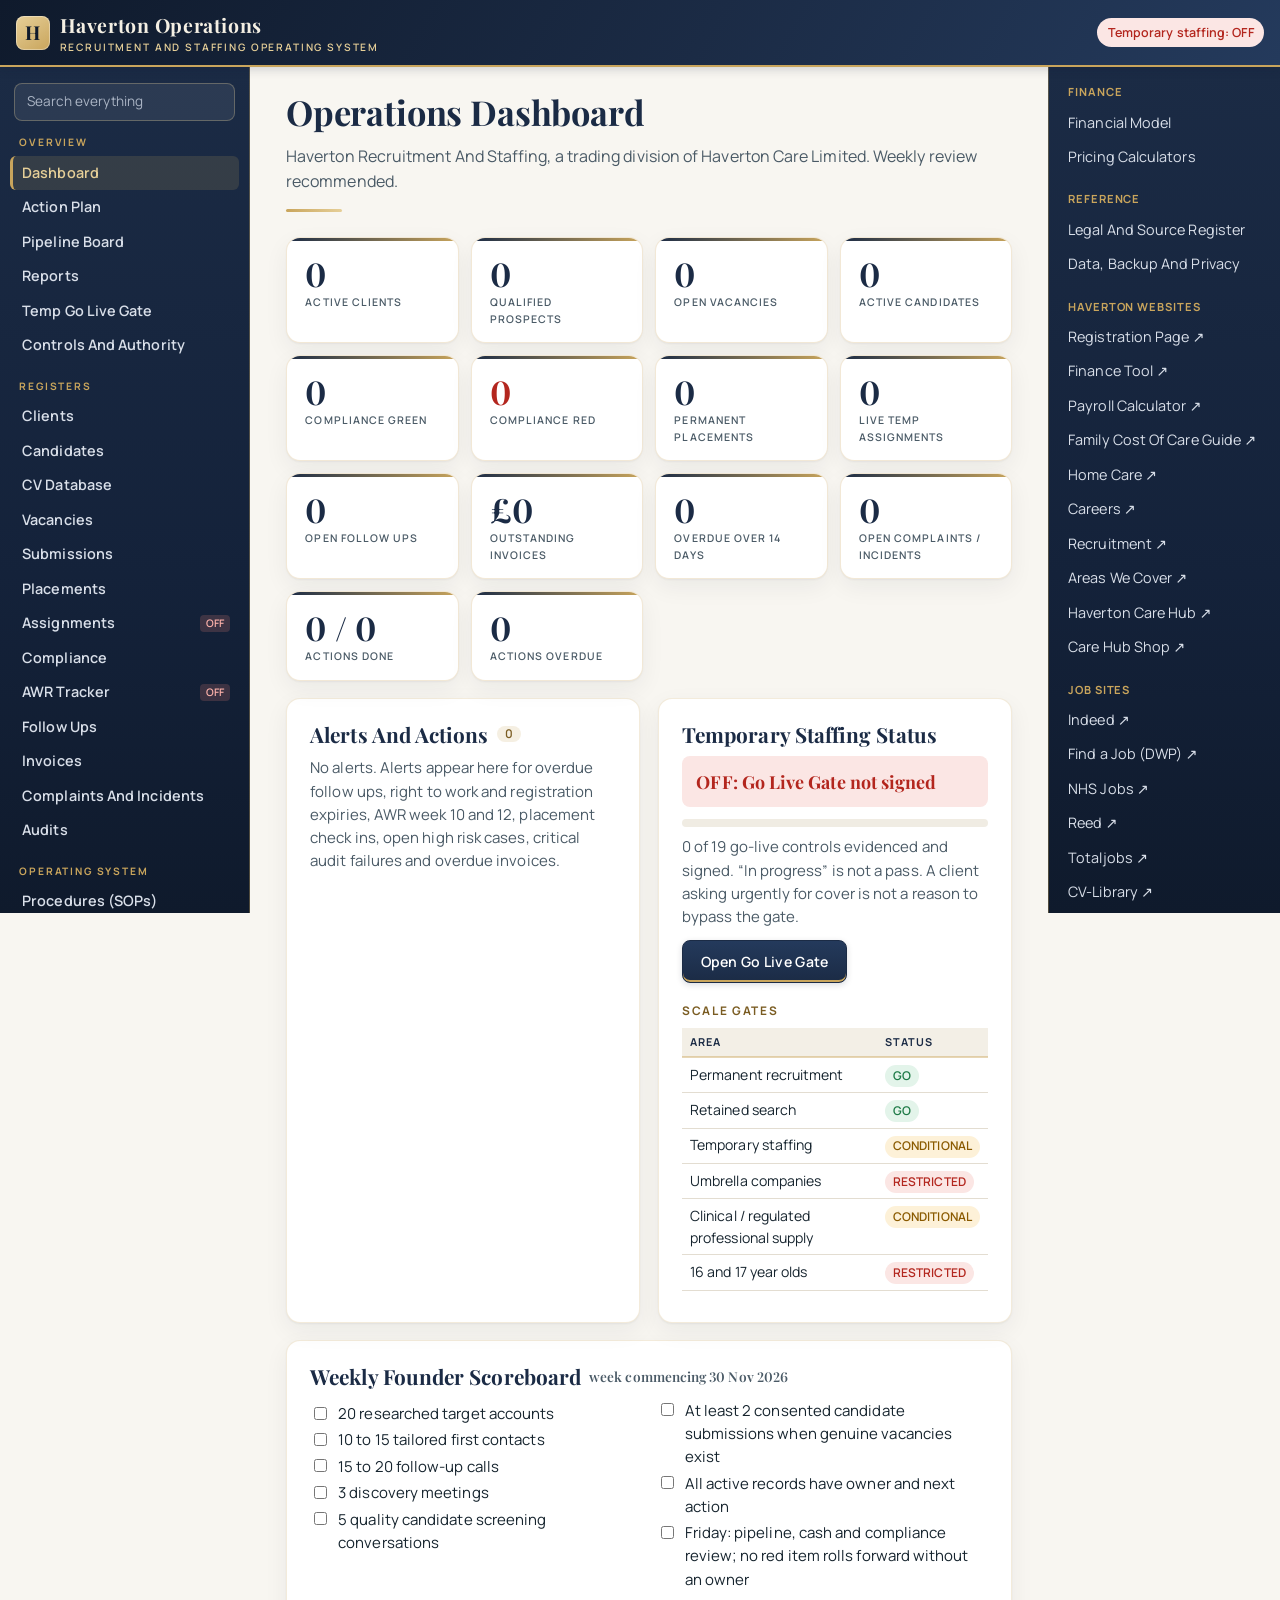
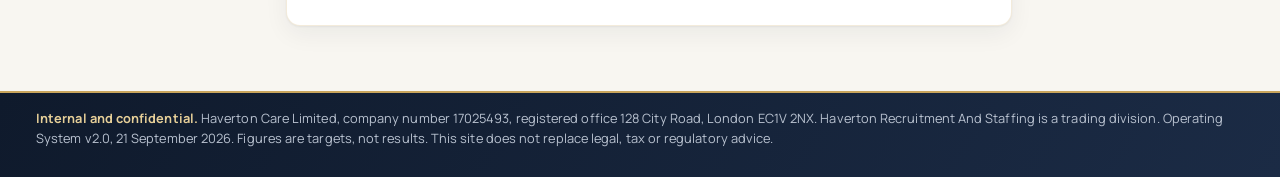
<file: index.html>
<!doctype html>
<html lang="en-GB">
<head>
  <meta charset="utf-8">
  <meta name="viewport" content="width=device-width, initial-scale=1">
  <meta name="robots" content="noindex, nofollow, noarchive">
  <meta name="referrer" content="no-referrer">
  <meta http-equiv="Content-Security-Policy" content="default-src 'self'; script-src 'self'; style-src 'self' 'unsafe-inline'; img-src 'self' data:; connect-src 'none'; form-action 'none'; base-uri 'none'">
  <meta name="color-scheme" content="light">
  <title>Haverton Operations</title>
  <meta name="description" content="Internal operations system for Haverton Recruitment And Staffing, a trading division of Haverton Care Limited.">
  <link rel="icon" href="assets/img/favicon.svg" type="image/svg+xml">
  <link rel="stylesheet" href="assets/css/styles.css">
</head>
<body>
  <a class="skip" href="#app">Skip to content</a>
  <header class="topbar">
    <button id="menu" class="menu" aria-label="Toggle navigation">☰</button>
    <a class="brand" href="#/">
      <span class="mark" aria-hidden="true">H</span>
      <span><strong>Haverton Operations</strong><small>Recruitment And Staffing Operating System</small></span>
    </a>
    <span id="sync-pill" class="sync" hidden></span>
    <span id="temp-pill" class="pill off">Temporary staffing: OFF</span>
  </header>
  <div class="layout">
    <nav id="nav" class="sidenav" aria-label="Main"></nav>
    <main id="app" class="main" tabindex="-1"></main>
    <aside id="sitenav" class="sideright" aria-label="Haverton websites"></aside>
  </div>
  <footer class="foot">
    <p><strong>Internal and confidential.</strong> Haverton Care Limited, company number 17025493, registered office 128 City Road, London EC1V 2NX. Haverton Recruitment And Staffing is a trading division. Operating System v2.0, 21 September 2026. Figures are targets, not results. This site does not replace legal, tax or regulatory advice.</p>
  </footer>
  <dialog id="dlg" aria-modal="true"></dialog>
  <div id="toast" class="toast" role="status" aria-live="polite"></div>
  <noscript><p class="noscript">This operations system needs JavaScript enabled.</p></noscript>
  <script src="assets/js/cloud.js"></script>
  <script src="assets/js/data.js"></script>
  <script src="assets/js/procedures.js"></script>
  <script src="assets/js/targets.js"></script>
  <script src="assets/js/app.js"></script>
</body>
</html>
</file>
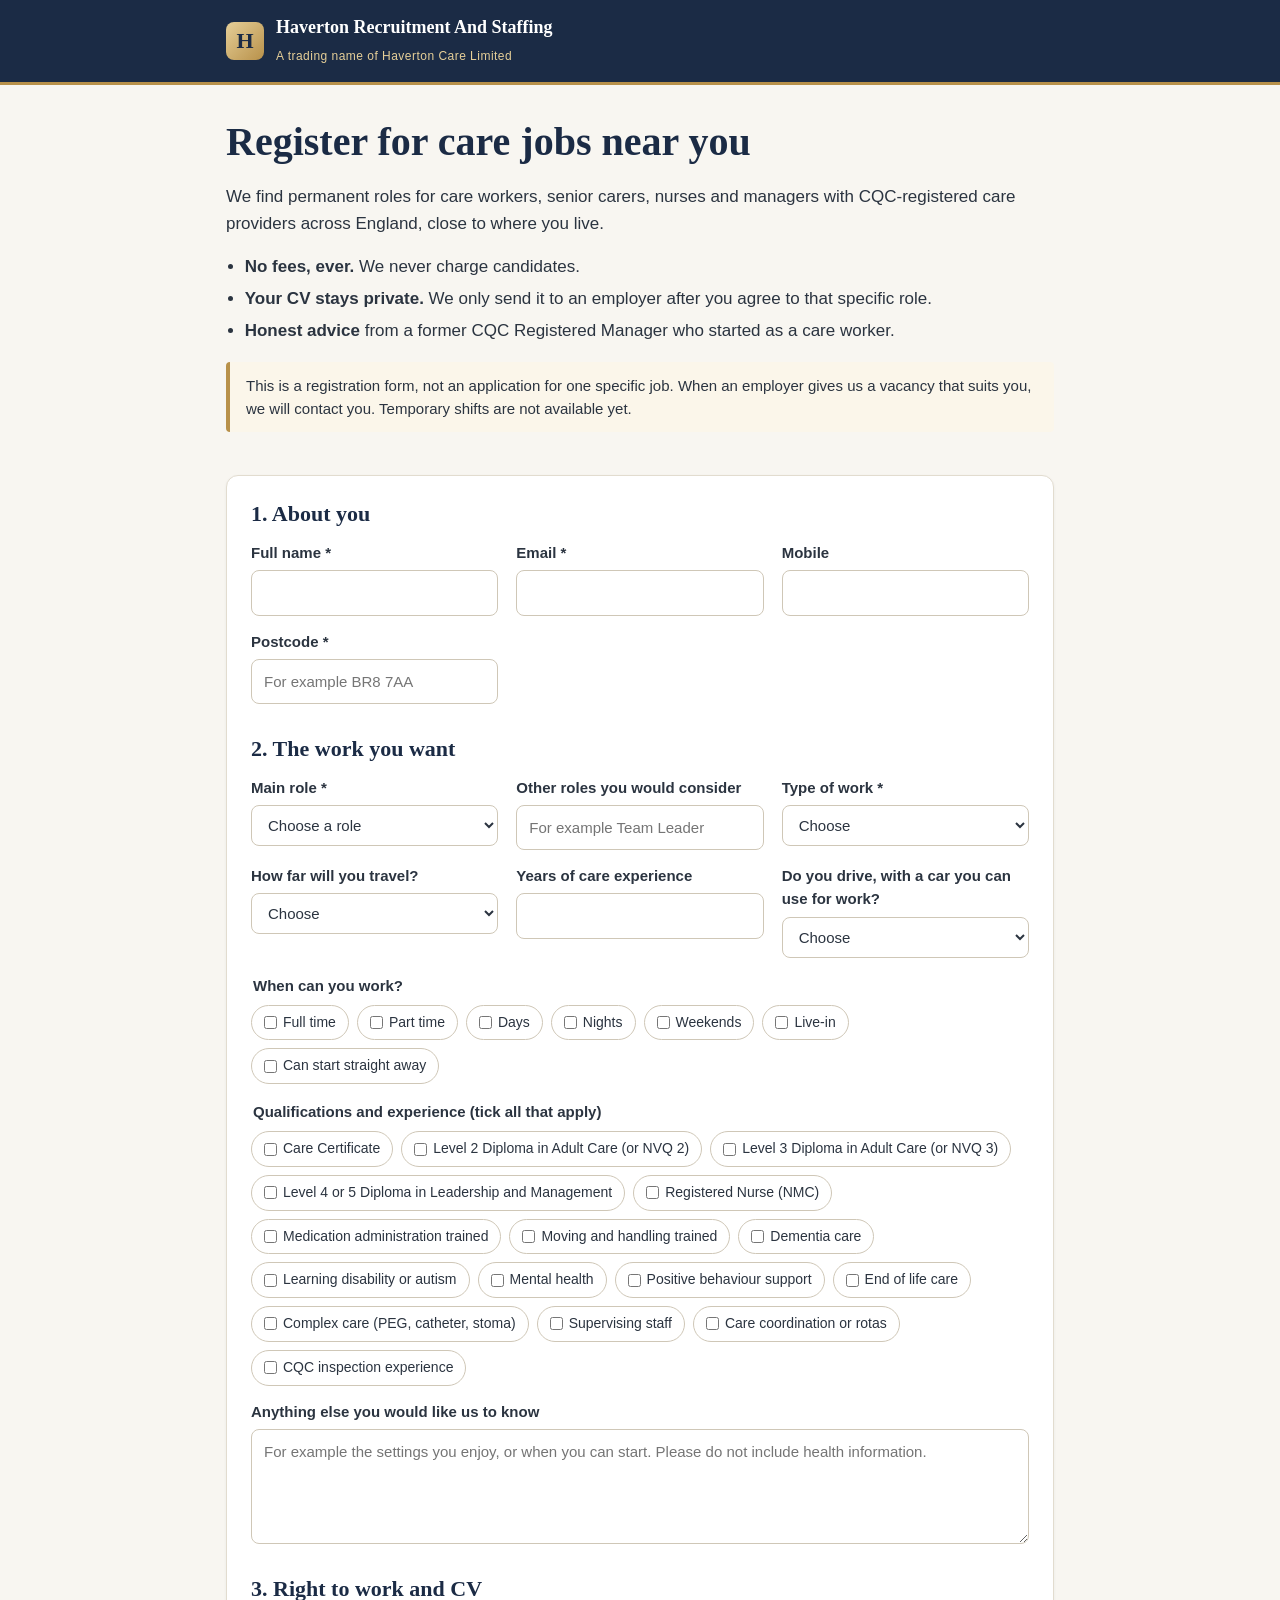
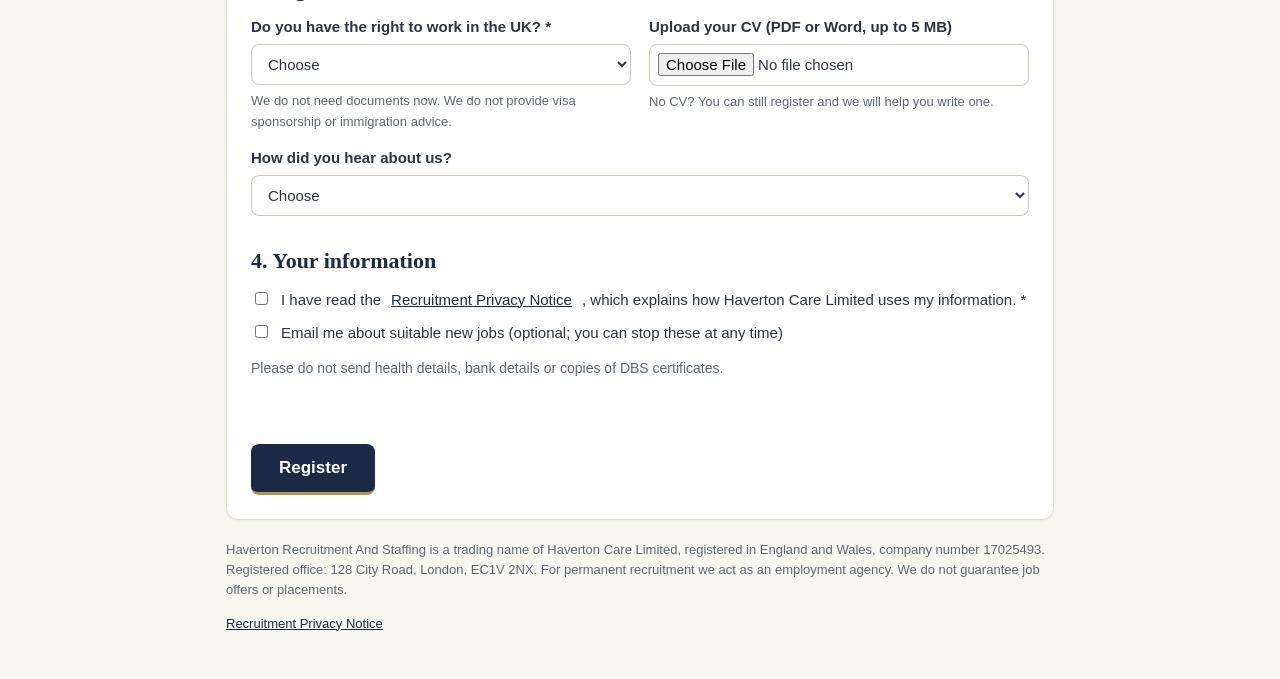
<file: apply/index.html>
<!DOCTYPE html>
<html lang="en-GB">
<head>
<meta charset="utf-8">
<meta name="viewport" content="width=device-width, initial-scale=1">
<meta http-equiv="Content-Security-Policy" content="default-src 'self'; script-src 'self'; style-src 'self' 'unsafe-inline'; img-src 'self' data:; connect-src https://ynyutiadypcpwttglcre.supabase.co; form-action 'none'; base-uri 'none'">
<meta name="referrer" content="strict-origin-when-cross-origin">
<title>Register for Care Jobs | Haverton Recruitment And Staffing</title>
<meta name="description" content="Register with Haverton Recruitment And Staffing for permanent care jobs with CQC-registered providers across England. No fees for candidates.">
<link rel="stylesheet" href="apply.css">
</head>
<body>
<header class="top">
  <div class="wrap">
    <div class="brand"><span class="mark">H</span><span><strong>Haverton Recruitment And Staffing</strong><small>A trading name of Haverton Care Limited</small></span></div>
  </div>
</header>
<main class="wrap">
  <section class="hero">
    <h1>Register for care jobs near you</h1>
    <p>We find permanent roles for care workers, senior carers, nurses and managers with CQC-registered care providers across England, close to where you live.</p>
    <ul class="promise">
      <li><strong>No fees, ever.</strong> We never charge candidates.</li>
      <li><strong>Your CV stays private.</strong> We only send it to an employer after you agree to that specific role.</li>
      <li><strong>Honest advice</strong> from a former CQC Registered Manager who started as a care worker.</li>
    </ul>
    <p class="note">This is a registration form, not an application for one specific job. When an employer gives us a vacancy that suits you, we will contact you. Temporary shifts are not available yet.</p>
  </section>

  <form id="apply" class="card" novalidate>
    <h2>1. About you</h2>
    <div class="grid">
      <label>Full name *<input name="full_name" required maxlength="120" autocomplete="name"></label>
      <label>Email *<input name="email" type="email" required maxlength="200" autocomplete="email"></label>
      <label>Mobile<input name="phone" type="tel" maxlength="40" autocomplete="tel"></label>
      <label>Postcode *<input name="postcode" required maxlength="10" autocomplete="postal-code" placeholder="For example BR8 7AA"></label>
    </div>

    <h2>2. The work you want</h2>
    <div class="grid">
      <label>Main role *<select name="target_role" required id="role"><option value="">Choose a role</option></select></label>
      <label>Other roles you would consider<input name="other_roles" maxlength="200" placeholder="For example Team Leader"></label>
      <label>Type of work *<select name="work_type" required><option value="">Choose</option><option>Permanent</option><option>Temporary when available</option><option>Both</option></select></label>
      <label>How far will you travel?<select name="travel_miles"><option value="">Choose</option><option value="5">Up to 5 miles</option><option value="10">Up to 10 miles</option><option value="15">Up to 15 miles</option><option value="25">Up to 25 miles</option><option value="50">Up to 50 miles</option><option value="100">Willing to relocate</option></select></label>
      <label>Years of care experience<input name="experience_years" type="number" min="0" max="60" inputmode="numeric"></label>
      <label>Do you drive, with a car you can use for work?<select name="drives"><option value="">Choose</option><option value="true">Yes</option><option value="false">No</option></select></label>
    </div>
    <fieldset><legend>When can you work?</legend><div class="chips" id="avail"></div></fieldset>
    <fieldset><legend>Qualifications and experience (tick all that apply)</legend><div class="chips" id="quals"></div></fieldset>
    <label class="full">Anything else you would like us to know<textarea name="about" maxlength="1500" rows="4" placeholder="For example the settings you enjoy, or when you can start. Please do not include health information."></textarea></label>

    <h2>3. Right to work and CV</h2>
    <div class="grid">
      <label>Do you have the right to work in the UK? *<select name="right_to_work" required><option value="">Choose</option><option>Yes</option><option>No</option><option>Not sure</option></select><small>We do not need documents now. We do not provide visa sponsorship or immigration advice.</small></label>
      <label>Upload your CV (PDF or Word, up to 5 MB)<input name="cv" type="file" id="cv" accept=".pdf,.doc,.docx,application/pdf,application/msword,application/vnd.openxmlformats-officedocument.wordprocessingml.document"><small>No CV? You can still register and we will help you write one.</small></label>
    </div>
    <label class="full">How did you hear about us?<select name="source" id="source"><option value="">Choose</option><option>Facebook</option><option>LinkedIn</option><option>Indeed</option><option>Friend or colleague</option><option>College or training provider</option><option>Jobcentre</option><option>Other</option></select></label>
    <div class="hp" aria-hidden="true"><label>Leave this empty<input name="website" tabindex="-1" autocomplete="off"></label></div>

    <h2>4. Your information</h2>
    <label class="tick"><input type="checkbox" name="privacy" required> I have read the <a href="privacy.html" target="_blank" rel="noopener">Recruitment Privacy Notice</a>, which explains how Haverton Care Limited uses my information. *</label>
    <label class="tick"><input type="checkbox" name="marketing_consent"> Email me about suitable new jobs (optional; you can stop these at any time)</label>
    <p class="muted">Please do not send health details, bank details or copies of DBS certificates.</p>

    <p class="err" id="err" role="alert" aria-live="assertive"></p>
    <button class="btn" type="submit" id="send">Register</button>
  </form>

  <section class="card done" id="done" hidden>
    <h2>Thank you, you are registered</h2>
    <p>We will be in touch within 3 working days for a short, friendly chat about the work you want.</p>
    <p>If you need us sooner, call <a href="tel:+441322879778">01322 879778</a> or email <a href="mailto:recruitment@havertoncare.co.uk">recruitment@havertoncare.co.uk</a>.</p>
  </section>
</main>
<footer class="wrap foot">
  <p>Haverton Recruitment And Staffing is a trading name of Haverton Care Limited, registered in England and Wales, company number 17025493. Registered office: 128 City Road, London, EC1V 2NX. For permanent recruitment we act as an employment agency. We do not guarantee job offers or placements.</p>
  <p><a href="privacy.html">Recruitment Privacy Notice</a></p>
</footer>
<script src="../cloud-config.js"></script>
<script src="apply.js"></script>
</body>
</html>
</file>
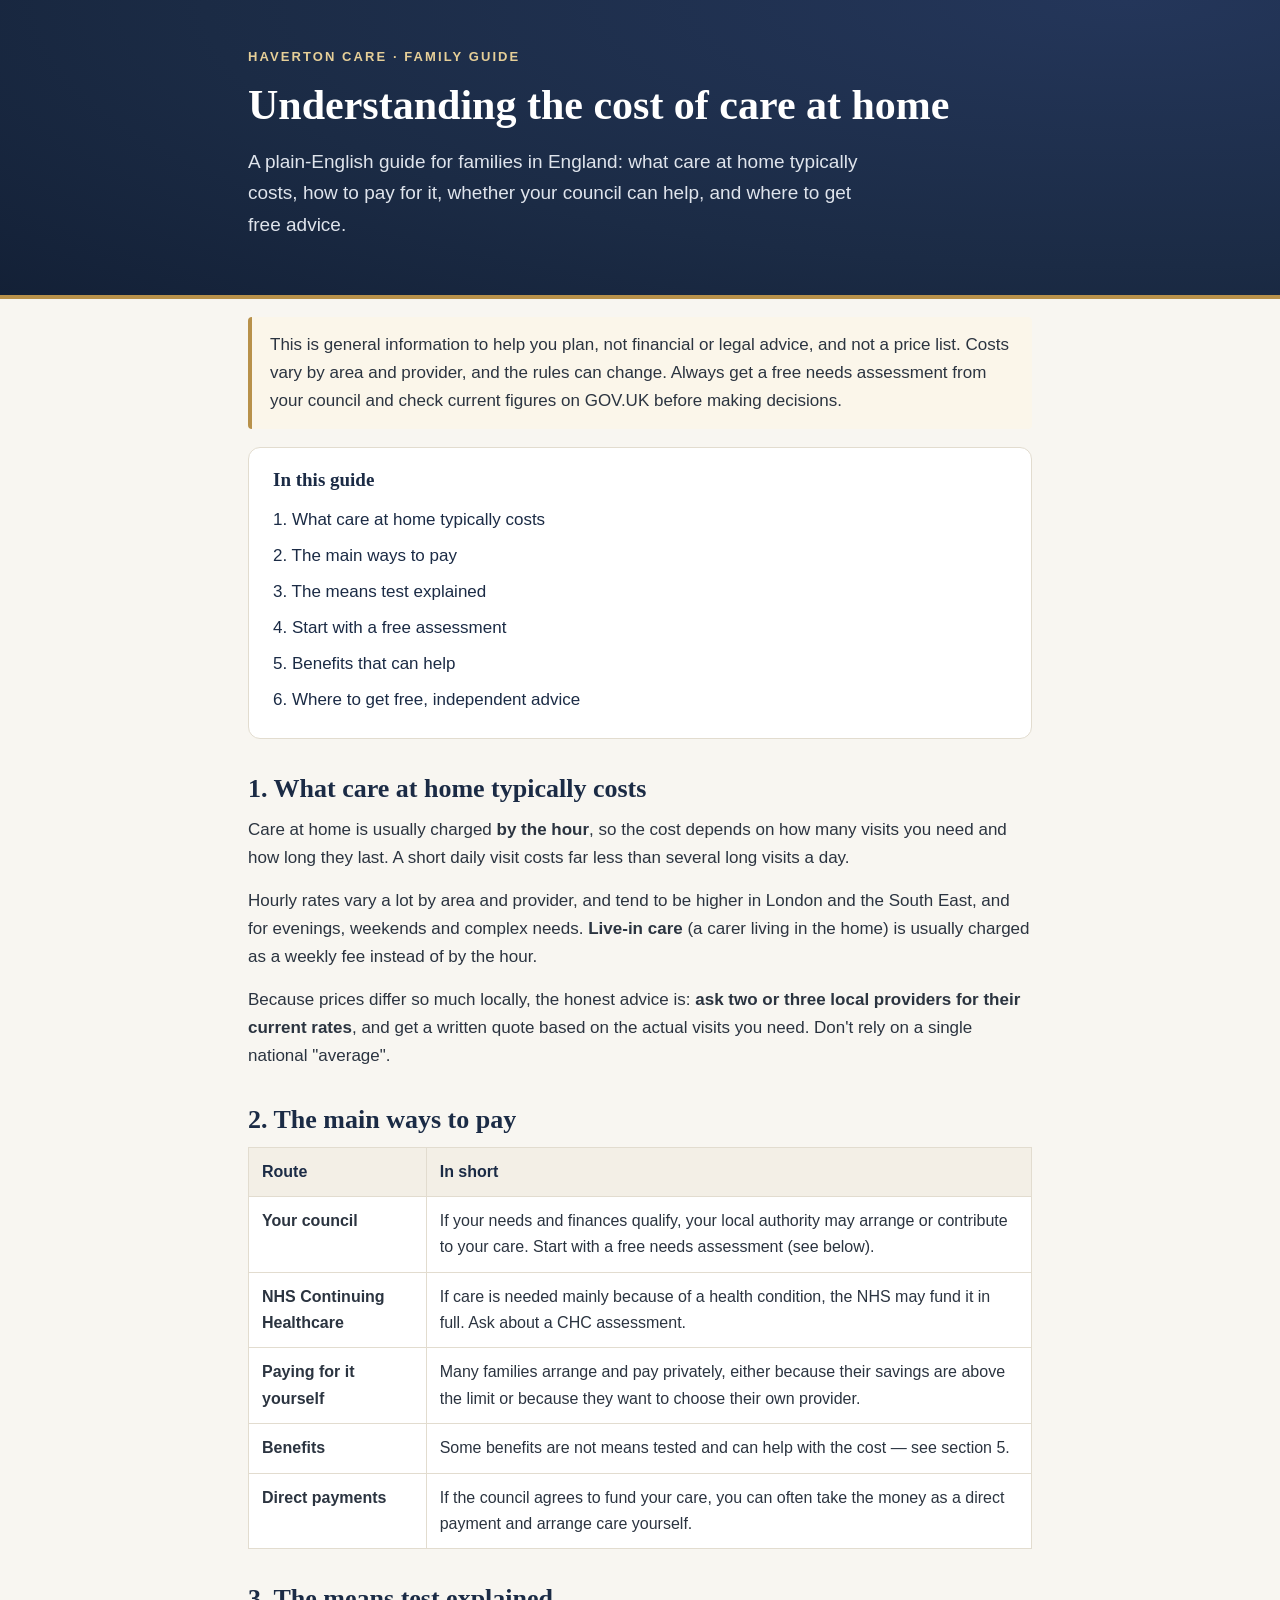
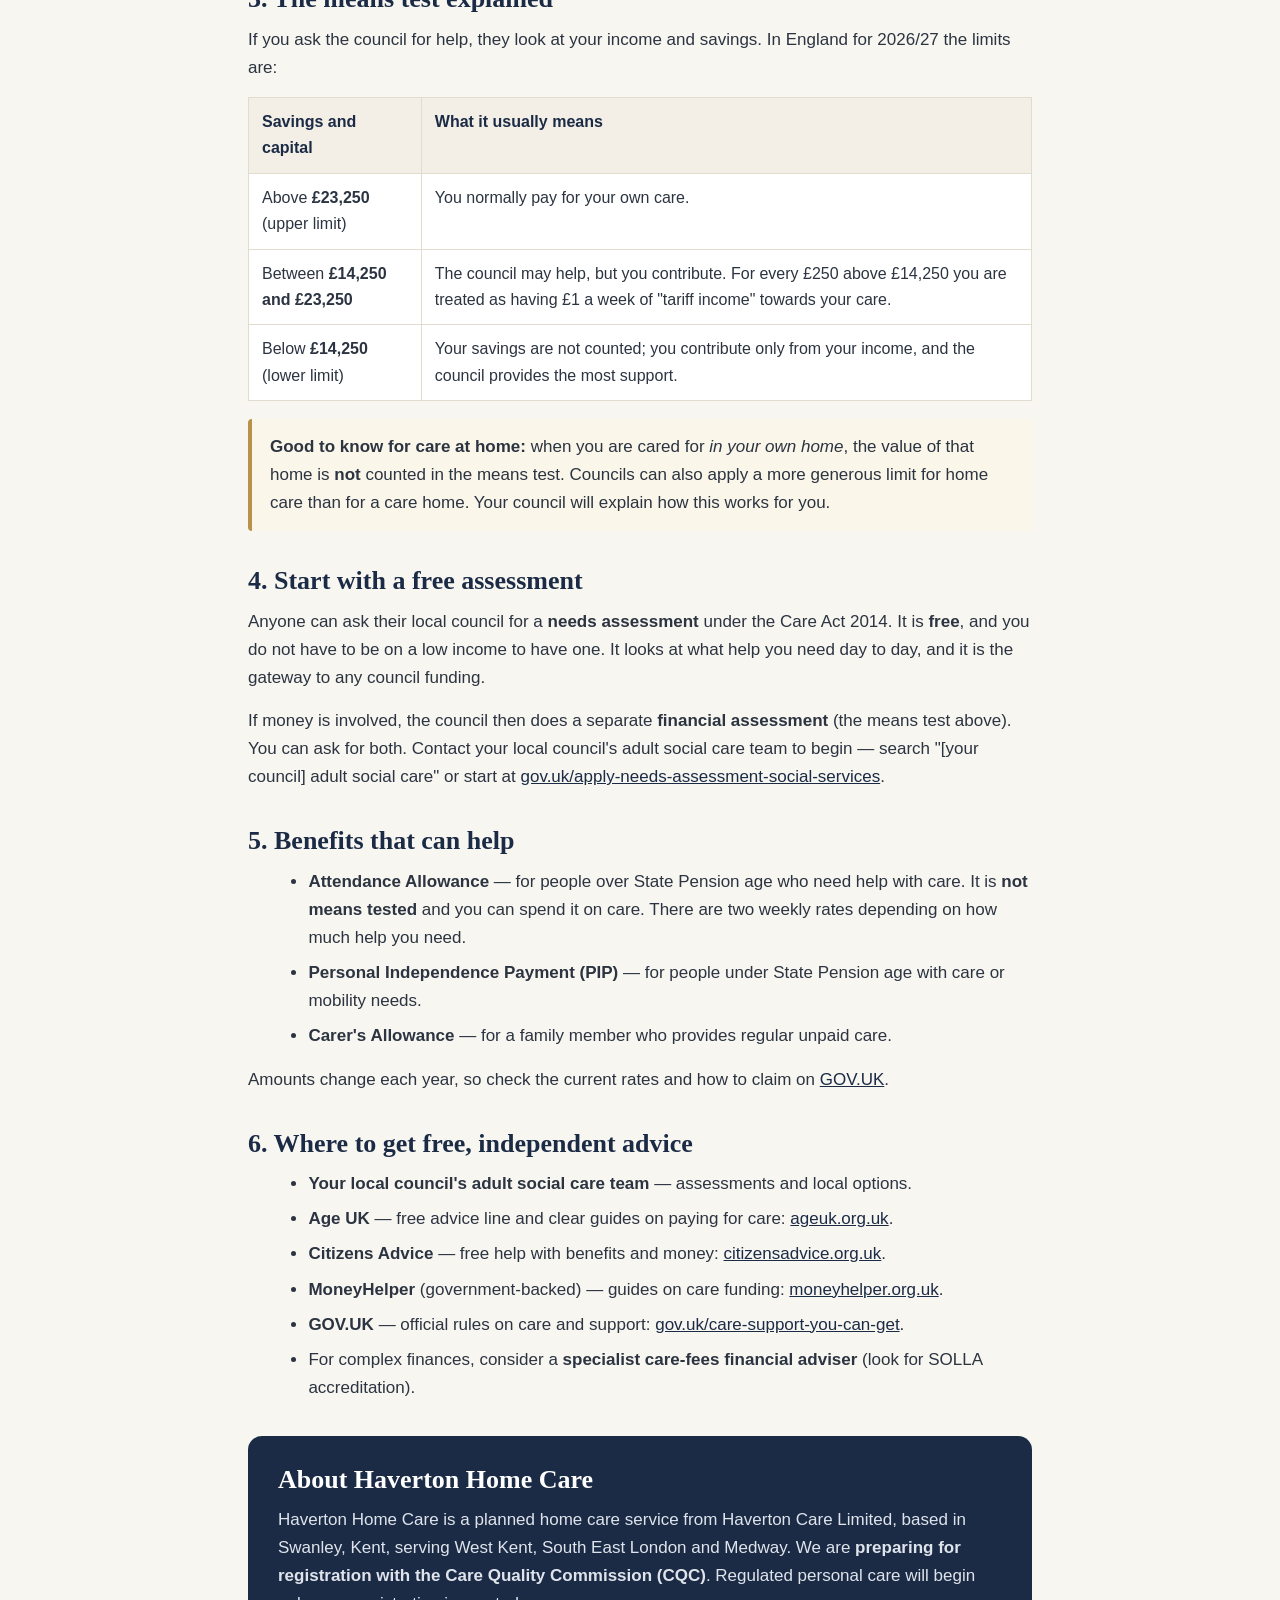
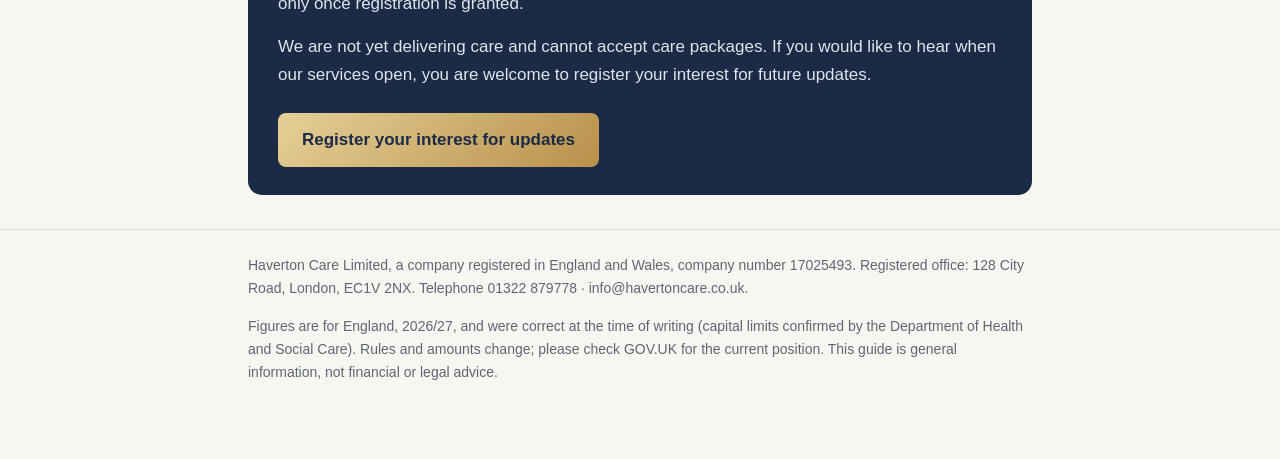
<file: care-costs/index.html>
<!DOCTYPE html>
<html lang="en-GB">
<head>
<meta charset="utf-8">
<meta name="viewport" content="width=device-width, initial-scale=1">
<meta http-equiv="Content-Security-Policy" content="default-src 'self'; style-src 'self' 'unsafe-inline'; img-src 'self' data:; connect-src 'none'; base-uri 'none'; form-action 'none'">
<title>Understanding the Cost of Care at Home | Haverton Care</title>
<meta name="description" content="A plain-English guide for families on paying for care at home in England: typical costs, council funding, the means test, benefits and where to get free advice.">
<style>
  :root{--navy:#1b2b45;--navy2:#24365a;--gold:#b8914a;--gold-soft:#e6cf98;--bg:#f8f6f1;--ink:#2b3440;--muted:#5d6773;--line:#e2dccf;--paper:#fff}
  *{box-sizing:border-box;margin:0}
  body{font:17px/1.65 Arial,Helvetica,sans-serif;color:var(--ink);background:var(--bg)}
  .wrap{max-width:820px;margin:0 auto;padding:0 18px}
  h1,h2,h3{font-family:Georgia,"Times New Roman",serif;color:var(--navy);line-height:1.25}
  a{color:var(--navy)}
  header.top{background:radial-gradient(120% 150% at 88% 0%,var(--navy2),var(--navy) 60%,#132036);color:#fff;border-bottom:4px solid var(--gold);padding:46px 0 40px}
  header .eyebrow{color:var(--gold-soft);letter-spacing:.16em;text-transform:uppercase;font-size:13px;font-weight:700;margin-bottom:12px}
  header h1{color:#fff;font-size:clamp(28px,5vw,42px)}
  header p{color:#dfe4ec;margin-top:14px;font-size:19px;max-width:60ch}
  main{padding:36px 0 20px}
  h2{font-size:26px;margin:34px 0 10px}
  h3{font-size:20px;margin:22px 0 6px}
  p{margin:0 0 15px}
  ul{margin:0 0 16px 1.2em}li{margin-bottom:7px}
  .toc{background:var(--paper);border:1px solid var(--line);border-radius:12px;padding:20px 24px;margin:0 0 8px}
  .toc h2{margin:0 0 10px;font-size:19px}
  .toc a{display:block;padding:4px 0;text-decoration:none}
  .toc a:hover{text-decoration:underline}
  table{width:100%;border-collapse:collapse;background:var(--paper);font-size:16px;margin:8px 0 18px}
  th,td{text-align:left;padding:11px 13px;border:1px solid var(--line);vertical-align:top}
  th{background:#f3efe6;color:var(--navy)}
  .note{background:#fbf6ea;border-left:4px solid var(--gold);padding:14px 18px;border-radius:4px;margin:18px 0}
  .cta{background:var(--navy);color:#fff;border-radius:14px;padding:28px 30px;margin:34px 0}
  .cta h2{color:#fff;margin-top:0}
  .cta p{color:#dfe4ec}
  .btn{display:inline-block;margin-top:8px;background:linear-gradient(135deg,var(--gold-soft),var(--gold));color:var(--navy);font-weight:700;text-decoration:none;padding:13px 24px;border-radius:8px}
  .src{font-size:14px;color:var(--muted)}
  footer{border-top:1px solid var(--line);padding:24px 0 60px;color:var(--muted);font-size:14px}
</style>
</head>
<body>
<header class="top"><div class="wrap">
  <div class="eyebrow">Haverton Care · Family guide</div>
  <h1>Understanding the cost of care at home</h1>
  <p>A plain-English guide for families in England: what care at home typically costs, how to pay for it, whether your council can help, and where to get free advice.</p>
</div></header>

<main class="wrap">
  <div class="note">This is general information to help you plan, not financial or legal advice, and not a price list. Costs vary by area and provider, and the rules can change. Always get a free needs assessment from your council and check current figures on GOV.UK before making decisions.</div>

  <nav class="toc">
    <h2>In this guide</h2>
    <a href="#cost">1. What care at home typically costs</a>
    <a href="#pay">2. The main ways to pay</a>
    <a href="#means">3. The means test explained</a>
    <a href="#assess">4. Start with a free assessment</a>
    <a href="#benefits">5. Benefits that can help</a>
    <a href="#advice">6. Where to get free, independent advice</a>
  </nav>

  <h2 id="cost">1. What care at home typically costs</h2>
  <p>Care at home is usually charged <strong>by the hour</strong>, so the cost depends on how many visits you need and how long they last. A short daily visit costs far less than several long visits a day.</p>
  <p>Hourly rates vary a lot by area and provider, and tend to be higher in London and the South East, and for evenings, weekends and complex needs. <strong>Live-in care</strong> (a carer living in the home) is usually charged as a weekly fee instead of by the hour.</p>
  <p>Because prices differ so much locally, the honest advice is: <strong>ask two or three local providers for their current rates</strong>, and get a written quote based on the actual visits you need. Don't rely on a single national "average".</p>

  <h2 id="pay">2. The main ways to pay</h2>
  <table><thead><tr><th>Route</th><th>In short</th></tr></thead><tbody>
    <tr><td><strong>Your council</strong></td><td>If your needs and finances qualify, your local authority may arrange or contribute to your care. Start with a free needs assessment (see below).</td></tr>
    <tr><td><strong>NHS Continuing Healthcare</strong></td><td>If care is needed mainly because of a health condition, the NHS may fund it in full. Ask about a CHC assessment.</td></tr>
    <tr><td><strong>Paying for it yourself</strong></td><td>Many families arrange and pay privately, either because their savings are above the limit or because they want to choose their own provider.</td></tr>
    <tr><td><strong>Benefits</strong></td><td>Some benefits are not means tested and can help with the cost — see section 5.</td></tr>
    <tr><td><strong>Direct payments</strong></td><td>If the council agrees to fund your care, you can often take the money as a direct payment and arrange care yourself.</td></tr>
  </tbody></table>

  <h2 id="means">3. The means test explained</h2>
  <p>If you ask the council for help, they look at your income and savings. In England for 2026/27 the limits are:</p>
  <table><thead><tr><th>Savings and capital</th><th>What it usually means</th></tr></thead><tbody>
    <tr><td>Above <strong>£23,250</strong> (upper limit)</td><td>You normally pay for your own care.</td></tr>
    <tr><td>Between <strong>£14,250 and £23,250</strong></td><td>The council may help, but you contribute. For every £250 above £14,250 you are treated as having £1 a week of "tariff income" towards your care.</td></tr>
    <tr><td>Below <strong>£14,250</strong> (lower limit)</td><td>Your savings are not counted; you contribute only from your income, and the council provides the most support.</td></tr>
  </tbody></table>
  <div class="note"><strong>Good to know for care at home:</strong> when you are cared for <em>in your own home</em>, the value of that home is <strong>not</strong> counted in the means test. Councils can also apply a more generous limit for home care than for a care home. Your council will explain how this works for you.</div>

  <h2 id="assess">4. Start with a free assessment</h2>
  <p>Anyone can ask their local council for a <strong>needs assessment</strong> under the Care Act 2014. It is <strong>free</strong>, and you do not have to be on a low income to have one. It looks at what help you need day to day, and it is the gateway to any council funding.</p>
  <p>If money is involved, the council then does a separate <strong>financial assessment</strong> (the means test above). You can ask for both. Contact your local council's adult social care team to begin — search "[your council] adult social care" or start at <a href="https://www.gov.uk/apply-needs-assessment-social-services" rel="noopener">gov.uk/apply-needs-assessment-social-services</a>.</p>

  <h2 id="benefits">5. Benefits that can help</h2>
  <ul>
    <li><strong>Attendance Allowance</strong> — for people over State Pension age who need help with care. It is <strong>not means tested</strong> and you can spend it on care. There are two weekly rates depending on how much help you need.</li>
    <li><strong>Personal Independence Payment (PIP)</strong> — for people under State Pension age with care or mobility needs.</li>
    <li><strong>Carer's Allowance</strong> — for a family member who provides regular unpaid care.</li>
  </ul>
  <p>Amounts change each year, so check the current rates and how to claim on <a href="https://www.gov.uk/browse/benefits" rel="noopener">GOV.UK</a>.</p>

  <h2 id="advice">6. Where to get free, independent advice</h2>
  <ul>
    <li><strong>Your local council's adult social care team</strong> — assessments and local options.</li>
    <li><strong>Age UK</strong> — free advice line and clear guides on paying for care: <a href="https://www.ageuk.org.uk" rel="noopener">ageuk.org.uk</a>.</li>
    <li><strong>Citizens Advice</strong> — free help with benefits and money: <a href="https://www.citizensadvice.org.uk" rel="noopener">citizensadvice.org.uk</a>.</li>
    <li><strong>MoneyHelper</strong> (government-backed) — guides on care funding: <a href="https://www.moneyhelper.org.uk" rel="noopener">moneyhelper.org.uk</a>.</li>
    <li><strong>GOV.UK</strong> — official rules on care and support: <a href="https://www.gov.uk/care-support-you-can-get" rel="noopener">gov.uk/care-support-you-can-get</a>.</li>
    <li>For complex finances, consider a <strong>specialist care-fees financial adviser</strong> (look for SOLLA accreditation).</li>
  </ul>

  <div class="cta">
    <h2>About Haverton Home Care</h2>
    <p>Haverton Home Care is a planned home care service from Haverton Care Limited, based in Swanley, Kent, serving West Kent, South East London and Medway. We are <strong>preparing for registration with the Care Quality Commission (CQC)</strong>. Regulated personal care will begin only once registration is granted.</p>
    <p>We are not yet delivering care and cannot accept care packages. If you would like to hear when our services open, you are welcome to register your interest for future updates.</p>
    <a class="btn" href="mailto:info@havertoncare.co.uk?subject=Future%20home%20care%20updates">Register your interest for updates</a>
  </div>
</main>

<footer><div class="wrap">
  <p>Haverton Care Limited, a company registered in England and Wales, company number 17025493. Registered office: 128 City Road, London, EC1V 2NX. Telephone 01322 879778 · info@havertoncare.co.uk.</p>
  <p class="src">Figures are for England, 2026/27, and were correct at the time of writing (capital limits confirmed by the Department of Health and Social Care). Rules and amounts change; please check GOV.UK for the current position. This guide is general information, not financial or legal advice.</p>
</div></footer>
</body>
</html>
</file>
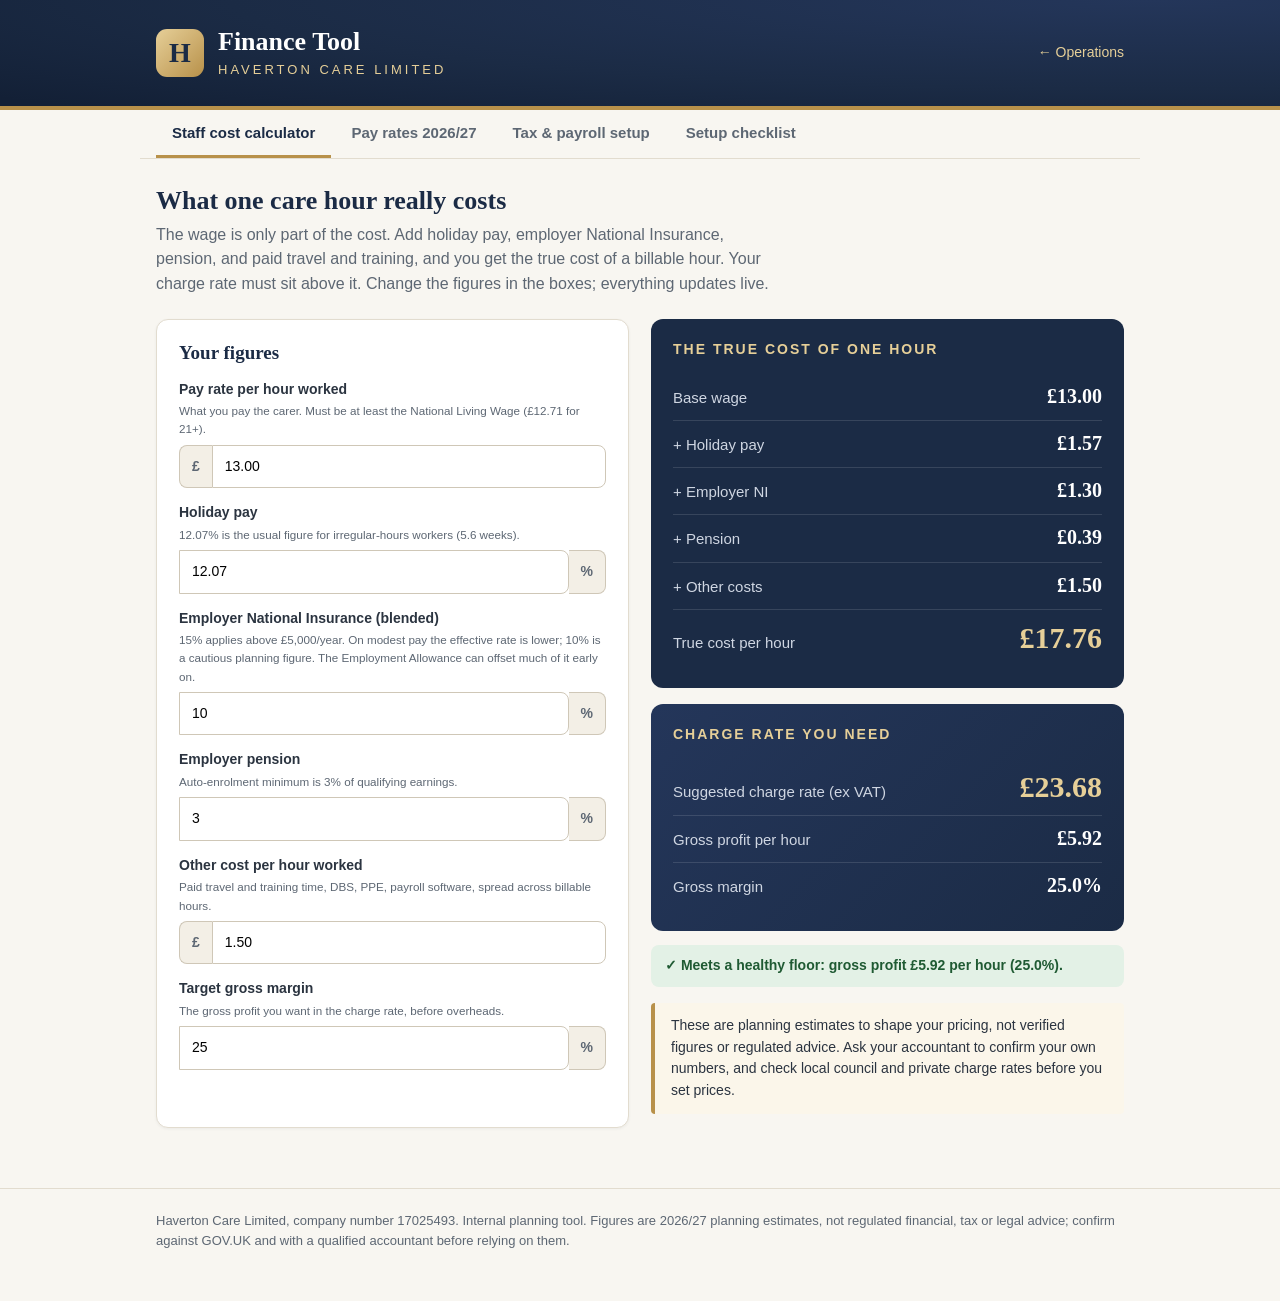
<file: finance/index.html>
<!DOCTYPE html>
<html lang="en-GB">
<head>
<meta charset="utf-8">
<meta name="viewport" content="width=device-width, initial-scale=1">
<meta http-equiv="Content-Security-Policy" content="default-src 'self'; style-src 'self' 'unsafe-inline'; script-src 'self' 'unsafe-inline'; img-src 'self' data:; connect-src 'none'; base-uri 'none'; form-action 'none'">
<title>Haverton Care Finance Tool</title>
<meta name="robots" content="noindex">
<style>
  :root{--navy:#1b2b45;--navy2:#24365a;--gold:#b8914a;--gold-soft:#e6cf98;--bg:#f8f6f1;--ink:#2b3440;--muted:#5d6773;--line:#e2dccf;--green:#1f5a33;--red:#9c1c1c;--paper:#fff}
  *{box-sizing:border-box;margin:0}
  body{font:16px/1.55 Arial,Helvetica,sans-serif;color:var(--ink);background:var(--bg)}
  .wrap{max-width:1000px;margin:0 auto;padding:0 16px}
  h1,h2,h3{font-family:Georgia,"Times New Roman",serif;color:var(--navy);line-height:1.2}
  header.top{background:radial-gradient(120% 140% at 90% 0%,var(--navy2),var(--navy) 60%,#132036);color:#fff;border-bottom:4px solid var(--gold);padding:26px 0}
  header .brand{display:flex;align-items:center;gap:14px}
  header .mark{width:48px;height:48px;border-radius:11px;background:linear-gradient(135deg,var(--gold-soft),var(--gold));color:var(--navy);display:grid;place-items:center;font:700 28px Georgia,serif;flex:none}
  header h1{color:#fff;font-size:26px}
  header .sub{color:var(--gold-soft);font-size:13px;letter-spacing:3px;text-transform:uppercase;margin-top:3px}
  header a.back{color:var(--gold-soft);font-size:14px;text-decoration:none;margin-left:auto}
  nav.tabs{position:sticky;top:0;z-index:5;background:var(--bg);border-bottom:1px solid var(--line);display:flex;gap:4px;overflow-x:auto}
  nav.tabs button{font:600 15px Arial;background:none;border:0;border-bottom:3px solid transparent;padding:14px 16px;color:var(--muted);cursor:pointer;white-space:nowrap}
  nav.tabs button.on{color:var(--navy);border-bottom-color:var(--gold)}
  section.panel{display:none;padding:26px 0 60px}
  section.panel.on{display:block}
  h2{font-size:26px;margin-bottom:6px}
  .lead{color:var(--muted);margin-bottom:22px;max-width:70ch}
  .grid{display:grid;grid-template-columns:1fr 1fr;gap:22px}
  @media(max-width:760px){.grid{grid-template-columns:1fr}}
  .card{background:var(--paper);border:1px solid var(--line);border-radius:12px;padding:22px;box-shadow:0 1px 3px rgba(27,43,69,.06)}
  .card h3{font-size:19px;margin-bottom:14px}
  label.f{display:block;margin-bottom:14px;font-weight:600;font-size:14px}
  label.f small{display:block;font-weight:400;color:var(--muted);margin-top:2px}
  .inp{display:flex;align-items:center;gap:0;margin-top:6px}
  .inp .pre{background:#f3efe6;border:1px solid #cfc7b7;border-right:0;border-radius:8px 0 0 8px;padding:10px 12px;color:var(--muted)}
  input[type=number]{font:inherit;font-weight:400;padding:10px 12px;border:1px solid #cfc7b7;border-radius:8px;width:100%}
  .inp input{border-radius:0 8px 8px 0}
  input:focus{outline:3px solid rgba(184,145,74,.35);border-color:var(--gold)}
  .out{background:var(--navy);color:#fff;border-radius:12px;padding:22px}
  .out h3{color:var(--gold-soft);font-size:14px;letter-spacing:2px;text-transform:uppercase;margin-bottom:16px;font-family:Arial}
  .row{display:flex;justify-content:space-between;align-items:baseline;padding:11px 0;border-bottom:1px solid rgba(255,255,255,.12);gap:12px}
  .row:last-child{border-bottom:0}
  .row .k{color:#cfd6e2;font-size:15px}
  .row .v{font:700 20px Georgia,serif;font-variant-numeric:tabular-nums}
  .row.big .v{font-size:30px;color:var(--gold-soft)}
  .flag{margin-top:14px;padding:10px 14px;border-radius:8px;font-size:14px;font-weight:600}
  .flag.ok{background:#e3f1e6;color:var(--green)}
  .flag.bad{background:#f8d7d3;color:var(--red)}
  table{width:100%;border-collapse:collapse;background:var(--paper);font-size:15px;margin:6px 0 16px}
  th,td{text-align:left;padding:9px 11px;border:1px solid var(--line);vertical-align:top}
  th{background:#f3efe6;color:var(--navy)}
  td.n{text-align:right;font-variant-numeric:tabular-nums;white-space:nowrap}
  .note{background:#fbf6ea;border-left:4px solid var(--gold);padding:12px 16px;border-radius:4px;font-size:14px;margin:14px 0}
  .panel h3.sub{font-size:20px;margin:26px 0 8px}
  ul{margin:0 0 14px 1.1em}li{margin-bottom:5px}
  footer{border-top:1px solid var(--line);padding:22px 0 50px;color:var(--muted);font-size:13px}
  .pill{display:inline-block;font-size:12px;font-weight:700;padding:3px 10px;border-radius:20px;background:#eef2f7;color:var(--navy);margin-left:8px}
</style>
</head>
<body>
<header class="top"><div class="wrap brand">
  <div class="mark">H</div>
  <div><h1>Finance Tool</h1><div class="sub">Haverton Care Limited</div></div>
  <a class="back" href="https://operation.havertoncare.co.uk">← Operations</a>
</div></header>

<nav class="tabs wrap" style="max-width:1000px">
  <button class="on" data-t="calc">Staff cost calculator</button>
  <button data-t="pay">Pay rates 2026/27</button>
  <button data-t="tax">Tax &amp; payroll setup</button>
  <button data-t="check">Setup checklist</button>
</nav>

<main class="wrap">

<section class="panel on" id="calc">
  <h2>What one care hour really costs</h2>
  <p class="lead">The wage is only part of the cost. Add holiday pay, employer National Insurance, pension, and paid travel and training, and you get the true cost of a billable hour. Your charge rate must sit above it. Change the figures in the boxes; everything updates live.</p>
  <div class="grid">
    <div class="card">
      <h3>Your figures</h3>
      <label class="f">Pay rate per hour worked
        <small>What you pay the carer. Must be at least the National Living Wage (£12.71 for 21+).</small>
        <div class="inp"><span class="pre">£</span><input type="number" id="pay" value="13.00" step="0.10" min="0"></div>
      </label>
      <label class="f">Holiday pay
        <small>12.07% is the usual figure for irregular-hours workers (5.6 weeks).</small>
        <div class="inp"><input type="number" id="hol" value="12.07" step="0.1" min="0"><span class="pre" style="border:1px solid #cfc7b7;border-left:0;border-radius:0 8px 8px 0">%</span></div>
      </label>
      <label class="f">Employer National Insurance (blended)
        <small>15% applies above £5,000/year. On modest pay the effective rate is lower; 10% is a cautious planning figure. The Employment Allowance can offset much of it early on.</small>
        <div class="inp"><input type="number" id="ni" value="10" step="0.5" min="0"><span class="pre" style="border:1px solid #cfc7b7;border-left:0;border-radius:0 8px 8px 0">%</span></div>
      </label>
      <label class="f">Employer pension
        <small>Auto-enrolment minimum is 3% of qualifying earnings.</small>
        <div class="inp"><input type="number" id="pen" value="3" step="0.5" min="0"><span class="pre" style="border:1px solid #cfc7b7;border-left:0;border-radius:0 8px 8px 0">%</span></div>
      </label>
      <label class="f">Other cost per hour worked
        <small>Paid travel and training time, DBS, PPE, payroll software, spread across billable hours.</small>
        <div class="inp"><span class="pre">£</span><input type="number" id="oth" value="1.50" step="0.10" min="0"></div>
      </label>
      <label class="f">Target gross margin
        <small>The gross profit you want in the charge rate, before overheads.</small>
        <div class="inp"><input type="number" id="mar" value="25" step="1" min="0" max="90"><span class="pre" style="border:1px solid #cfc7b7;border-left:0;border-radius:0 8px 8px 0">%</span></div>
      </label>
    </div>
    <div>
      <div class="out">
        <h3>The true cost of one hour</h3>
        <div class="row"><span class="k">Base wage</span><span class="v" id="o_pay"></span></div>
        <div class="row"><span class="k">+ Holiday pay</span><span class="v" id="o_hol"></span></div>
        <div class="row"><span class="k">+ Employer NI</span><span class="v" id="o_ni"></span></div>
        <div class="row"><span class="k">+ Pension</span><span class="v" id="o_pen"></span></div>
        <div class="row"><span class="k">+ Other costs</span><span class="v" id="o_oth"></span></div>
        <div class="row big"><span class="k">True cost per hour</span><span class="v" id="o_cost"></span></div>
      </div>
      <div class="out" style="margin-top:16px;background:linear-gradient(135deg,#24365a,#1b2b45)">
        <h3>Charge rate you need</h3>
        <div class="row big"><span class="k">Suggested charge rate (ex VAT)</span><span class="v" id="o_charge"></span></div>
        <div class="row"><span class="k">Gross profit per hour</span><span class="v" id="o_gp"></span></div>
        <div class="row"><span class="k">Gross margin</span><span class="v" id="o_gpc"></span></div>
      </div>
      <div id="flag"></div>
      <p class="note" style="margin-top:16px">These are planning estimates to shape your pricing, not verified figures or regulated advice. Ask your accountant to confirm your own numbers, and check local council and private charge rates before you set prices.</p>
    </div>
  </div>
</section>

<section class="panel" id="pay">
  <h2>Pay rates and benchmarks <span class="pill">2026/27</span></h2>
  <p class="lead">The legal minimum from 1 April 2026, plus the voluntary benchmarks that help you keep good carers.</p>
  <h3 class="sub">Legal minimum (National Minimum / Living Wage)</h3>
  <table><thead><tr><th>Who</th><th class="n">Per hour</th></tr></thead><tbody>
    <tr><td>21 and over (National Living Wage)</td><td class="n">£12.71</td></tr>
    <tr><td>18 to 20</td><td class="n">£10.85</td></tr>
    <tr><td>Under 18 and apprentices</td><td class="n">£8.00</td></tr>
  </tbody></table>
  <p class="note">This is a hard legal floor. You must also pay for <strong>all</strong> working time — travel between visits and paid training count. Paying the right hourly rate but not paying travel time can still breach the minimum wage, which HMRC actively investigates in home care.</p>
  <h3 class="sub">Voluntary benchmarks (help retention)</h3>
  <table><thead><tr><th>Benchmark</th><th class="n">Per hour</th></tr></thead><tbody>
    <tr><td>Real Living Wage, UK (from April 2026)</td><td class="n">£13.45</td></tr>
    <tr><td>Real Living Wage, London</td><td class="n">£14.80</td></tr>
    <tr><td>Suggested Haverton daytime rate to compete</td><td class="n">£13–£14+</td></tr>
    <tr><td>Mileage between community visits</td><td class="n">25–45p / mile</td></tr>
  </tbody></table>
  <p class="note"><strong>Coming:</strong> the adult social care <em>Fair Pay Agreement</em> (Employment Rights Act 2025) will set a sector pay floor, with the first agreement expected around 2028/29. No new rates are set yet — just budget for pay to rise. Confirm all figures against GOV.UK before quoting them.</p>
</section>

<section class="panel" id="tax">
  <h2>Tax and payroll, in plain English</h2>
  <p class="lead">The general picture for a small care employer. This is guidance, not regulated accountancy advice — have an accountant set up payroll and confirm your figures. VAT and the Employment Allowance genuinely need their eyes on your numbers.</p>

  <h3 class="sub">What you deduct from wages and send to HMRC</h3>
  <ul>
    <li><strong>Income tax (PAYE)</strong> on pay above the £12,570 personal allowance.</li>
    <li><strong>Employee National Insurance.</strong></li>
  </ul>
  <p>These come out of the carer's wage, not yours. You collect and pass them to HMRC.</p>

  <h3 class="sub">What you pay on top of wages (your cost)</h3>
  <ul>
    <li><strong>Employer NI:</strong> 15% on each person's earnings above £5,000 a year (£417/month).</li>
    <li><strong>Employment Allowance:</strong> can cut your employer NI bill by up to <strong>£10,500</strong> a year. You need at least one employee (or a second director) paid above £5,000 — a sole-director company can't claim. Watch-point for your accountant: it can be restricted if most of your work is for the public sector (e.g. mostly council-funded packages).</li>
    <li><strong>Under-21s and apprentices under 25</strong> attract no employer NI on most earnings.</li>
    <li><strong>Workplace pension:</strong> once you employ staff you must enrol eligible workers (earnings trigger £10,000). Minimum 8% of qualifying earnings (£6,240–£50,270): employer at least 3%, employee 5%. NEST is free to set up.</li>
  </ul>

  <h3 class="sub">The company's own taxes</h3>
  <ul>
    <li><strong>Corporation Tax:</strong> 19% on profits up to £50,000, 25% above £250,000, with marginal relief between. Confirm current rates each year.</li>
    <li><strong>VAT — the important one for your mixed business:</strong> regulated personal care by a CQC-registered provider is <strong>VAT exempt</strong>. But consultancy and training (Care Hub) are standard-rated at 20%. If that standard-rated turnover passes the <strong>£90,000</strong> threshold you must register, which brings "partial exemption" rules. You're likely below it now — ask an accountant when to register, and don't wait until you're already over.</li>
    <li><strong>Filing:</strong> annual accounts and a Confirmation Statement to Companies House, and a Corporation Tax return to HMRC.</li>
  </ul>
  <p class="note">Do your own bookkeeping (Xero, QuickBooks or FreeAgent), but pay a small-practice accountant (~£500–£1,500/year) for the year-end accounts, Corporation Tax return and VAT timing. It's inexpensive and prevents costly mistakes.</p>
</section>

<section class="panel" id="check">
  <h2>Employer setup checklist</h2>
  <p class="lead">Most of this you can do yourself, in order. Tick each off as you go.</p>
  <table><thead><tr><th>Step</th><th>Do it yourself?</th><th class="n">Cost</th></tr></thead><tbody>
    <tr><td>Register as an employer with HMRC (before first payday)</td><td>Yes — free online form</td><td class="n">Free</td></tr>
    <tr><td>Set up a workplace pension (NEST)</td><td>Yes — online</td><td class="n">Free</td></tr>
    <tr><td>Claim the Employment Allowance</td><td>Yes — tick-box in payroll software</td><td class="n">Free</td></tr>
    <tr><td>Run monthly payroll for a small team</td><td>Yes, with cloud software, or use a bureau</td><td class="n">£5–£15/mo</td></tr>
    <tr><td>Day-to-day bookkeeping</td><td>Yes — Xero / QuickBooks / FreeAgent</td><td class="n">£12–£35/mo</td></tr>
    <tr><td>Travel-time &amp; minimum-wage compliance check</td><td>Yes — a simple hours spreadsheet</td><td class="n">Free</td></tr>
    <tr><td>Year-end accounts + Corporation Tax return</td><td>Use an accountant</td><td class="n">~£500–£1,500/yr</td></tr>
    <tr><td>VAT advice and registration timing</td><td>Use an accountant</td><td class="n">Small extra</td></tr>
  </tbody></table>
  <div class="note"><strong>The golden rule for a care start-up:</strong> recruit to need, not ahead of it. Build a small pool of relief and part-time carers as real, funded hours come in. Salaried carers sitting idle drain cash fastest. And until CQC registration is granted, Haverton Home Care cannot deliver or invoice for regulated personal care.</div>
</section>

</main>

<footer><div class="wrap">
  Haverton Care Limited, company number 17025493. Internal planning tool. Figures are 2026/27 planning estimates, not regulated financial, tax or legal advice; confirm against GOV.UK and with a qualified accountant before relying on them.
</div></footer>

<script>
(function(){
  var $=function(id){return document.getElementById(id)};
  var gbp=function(n){return "£"+(n).toLocaleString("en-GB",{minimumFractionDigits:2,maximumFractionDigits:2})};
  var pc=function(n){return (n).toLocaleString("en-GB",{minimumFractionDigits:1,maximumFractionDigits:1})+"%"};
  function num(id){var v=parseFloat($(id).value);return isNaN(v)?0:v}
  function calc(){
    var pay=num("pay"), hol=num("hol")/100, ni=num("ni")/100, pen=num("pen")/100, oth=num("oth"), mar=num("mar")/100;
    var cHol=pay*hol, cNi=pay*ni, cPen=pay*pen;
    var cost=pay+cHol+cNi+cPen+oth;
    $("o_pay").textContent=gbp(pay);
    $("o_hol").textContent=gbp(cHol);
    $("o_ni").textContent=gbp(cNi);
    $("o_pen").textContent=gbp(cPen);
    $("o_oth").textContent=gbp(oth);
    $("o_cost").textContent=gbp(cost);
    var charge = mar>=1 ? cost : cost/(1-mar);
    var gp=charge-cost, gpc=charge?gp/charge:0;
    $("o_charge").textContent=gbp(charge);
    $("o_gp").textContent=gbp(gp);
    $("o_gpc").textContent=pc(gpc*100);
    var f=$("flag");
    if(pay<12.71){f.className="flag bad";f.textContent="⚠ Pay rate is below the National Living Wage (£12.71 for 21+). Remember travel and training time count too.";}
    else if(gp<5.5||gpc<0.2){f.className="flag bad";f.textContent="⚠ Thin margin: gross profit is "+gbp(gp)+" per hour ("+pc(gpc*100)+"). Aim for at least £5.50 and 20%.";}
    else {f.className="flag ok";f.textContent="✓ Meets a healthy floor: gross profit "+gbp(gp)+" per hour ("+pc(gpc*100)+").";}
  }
  ["pay","hol","ni","pen","oth","mar"].forEach(function(id){$(id).addEventListener("input",calc)});
  calc();
  var tabs=document.querySelectorAll("nav.tabs button"), panels=document.querySelectorAll("section.panel");
  tabs.forEach(function(b){b.addEventListener("click",function(){
    tabs.forEach(function(x){x.classList.remove("on")}); b.classList.add("on");
    panels.forEach(function(p){p.classList.toggle("on",p.id===b.dataset.t)});
    window.scrollTo(0,0);
  })});
})();
</script>
</body>
</html>
</file>
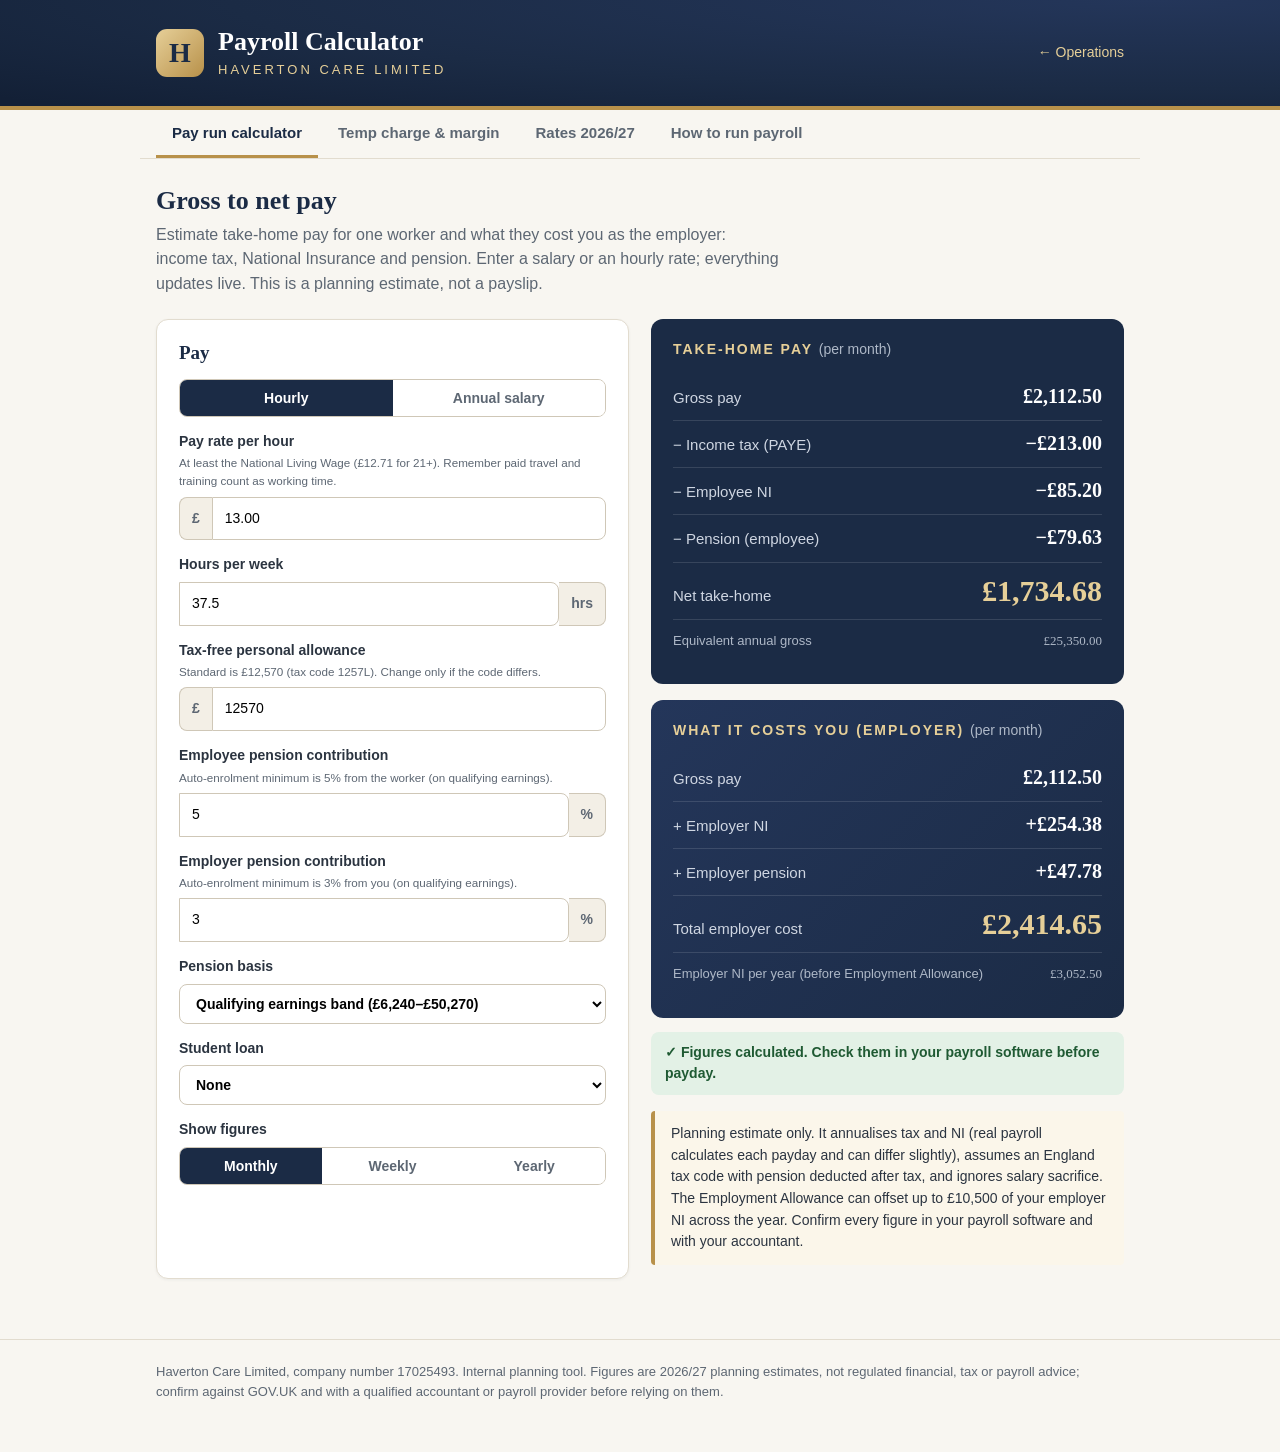
<file: payroll/index.html>
<!DOCTYPE html>
<html lang="en-GB">
<head>
<meta charset="utf-8">
<meta name="viewport" content="width=device-width, initial-scale=1">
<meta http-equiv="Content-Security-Policy" content="default-src 'self'; style-src 'self' 'unsafe-inline'; script-src 'self' 'unsafe-inline'; img-src 'self' data:; connect-src 'none'; base-uri 'none'; form-action 'none'">
<title>Haverton Care Payroll Calculator</title>
<meta name="robots" content="noindex">
<style>
  :root{--navy:#1b2b45;--navy2:#24365a;--gold:#b8914a;--gold-soft:#e6cf98;--bg:#f8f6f1;--ink:#2b3440;--muted:#5d6773;--line:#e2dccf;--green:#1f5a33;--red:#9c1c1c;--paper:#fff}
  *{box-sizing:border-box;margin:0}
  body{font:16px/1.55 Arial,Helvetica,sans-serif;color:var(--ink);background:var(--bg)}
  .wrap{max-width:1000px;margin:0 auto;padding:0 16px}
  h1,h2,h3{font-family:Georgia,"Times New Roman",serif;color:var(--navy);line-height:1.2}
  header.top{background:radial-gradient(120% 140% at 90% 0%,var(--navy2),var(--navy) 60%,#132036);color:#fff;border-bottom:4px solid var(--gold);padding:26px 0}
  header .brand{display:flex;align-items:center;gap:14px}
  header .mark{width:48px;height:48px;border-radius:11px;background:linear-gradient(135deg,var(--gold-soft),var(--gold));color:var(--navy);display:grid;place-items:center;font:700 28px Georgia,serif;flex:none}
  header h1{color:#fff;font-size:26px}
  header .sub{color:var(--gold-soft);font-size:13px;letter-spacing:3px;text-transform:uppercase;margin-top:3px}
  header a.back{color:var(--gold-soft);font-size:14px;text-decoration:none;margin-left:auto}
  nav.tabs{position:sticky;top:0;z-index:5;background:var(--bg);border-bottom:1px solid var(--line);display:flex;gap:4px;overflow-x:auto}
  nav.tabs button{font:600 15px Arial;background:none;border:0;border-bottom:3px solid transparent;padding:14px 16px;color:var(--muted);cursor:pointer;white-space:nowrap}
  nav.tabs button.on{color:var(--navy);border-bottom-color:var(--gold)}
  section.panel{display:none;padding:26px 0 60px}
  section.panel.on{display:block}
  h2{font-size:26px;margin-bottom:6px}
  .lead{color:var(--muted);margin-bottom:22px;max-width:70ch}
  .grid{display:grid;grid-template-columns:1fr 1fr;gap:22px}
  @media(max-width:760px){.grid{grid-template-columns:1fr}}
  .card{background:var(--paper);border:1px solid var(--line);border-radius:12px;padding:22px;box-shadow:0 1px 3px rgba(27,43,69,.06)}
  .card h3{font-size:19px;margin-bottom:14px}
  label.f{display:block;margin-bottom:14px;font-weight:600;font-size:14px}
  label.f small{display:block;font-weight:400;color:var(--muted);margin-top:2px}
  .inp{display:flex;align-items:center;gap:0;margin-top:6px}
  .inp .pre{background:#f3efe6;border:1px solid #cfc7b7;border-right:0;border-radius:8px 0 0 8px;padding:10px 12px;color:var(--muted)}
  .suf{border:1px solid #cfc7b7;border-left:0;border-radius:0 8px 8px 0;background:#f3efe6;padding:10px 12px;color:var(--muted)}
  input[type=number]{font:inherit;font-weight:400;padding:10px 12px;border:1px solid #cfc7b7;border-radius:8px;width:100%}
  select{font:inherit;padding:10px 12px;border:1px solid #cfc7b7;border-radius:8px;width:100%;background:#fff;margin-top:6px}
  .inp input{border-radius:0 8px 8px 0}
  .inp input.mid{border-radius:0}
  input:focus,select:focus{outline:3px solid rgba(184,145,74,.35);border-color:var(--gold)}
  .seg{display:flex;border:1px solid #cfc7b7;border-radius:8px;overflow:hidden;margin-top:6px}
  .seg button{flex:1;font:600 14px Arial;background:#fff;border:0;padding:10px;color:var(--muted);cursor:pointer}
  .seg button.on{background:var(--navy);color:#fff}
  .out{background:var(--navy);color:#fff;border-radius:12px;padding:22px}
  .out h3{color:var(--gold-soft);font-size:14px;letter-spacing:2px;text-transform:uppercase;margin-bottom:16px;font-family:Arial}
  .row{display:flex;justify-content:space-between;align-items:baseline;padding:11px 0;border-bottom:1px solid rgba(255,255,255,.12);gap:12px}
  .row:last-child{border-bottom:0}
  .row .k{color:#cfd6e2;font-size:15px}
  .row .v{font:700 20px Georgia,serif;font-variant-numeric:tabular-nums}
  .row.big .v{font-size:30px;color:var(--gold-soft)}
  .row.sub .k,.row.sub .v{font-size:13px;color:#aeb8c7;font-weight:400}
  .flag{margin-top:14px;padding:10px 14px;border-radius:8px;font-size:14px;font-weight:600}
  .flag.ok{background:#e3f1e6;color:var(--green)}
  .flag.bad{background:#f8d7d3;color:var(--red)}
  table{width:100%;border-collapse:collapse;background:var(--paper);font-size:15px;margin:6px 0 16px}
  th,td{text-align:left;padding:9px 11px;border:1px solid var(--line);vertical-align:top}
  th{background:#f3efe6;color:var(--navy)}
  td.n{text-align:right;font-variant-numeric:tabular-nums;white-space:nowrap}
  .note{background:#fbf6ea;border-left:4px solid var(--gold);padding:12px 16px;border-radius:4px;font-size:14px;margin:14px 0}
  .panel h3.sub{font-size:20px;margin:26px 0 8px}
  ul{margin:0 0 14px 1.1em}li{margin-bottom:5px}
  footer{border-top:1px solid var(--line);padding:22px 0 50px;color:var(--muted);font-size:13px}
  .pill{display:inline-block;font-size:12px;font-weight:700;padding:3px 10px;border-radius:20px;background:#eef2f7;color:var(--navy);margin-left:8px}
</style>
</head>
<body>
<header class="top"><div class="wrap brand">
  <div class="mark">H</div>
  <div><h1>Payroll Calculator</h1><div class="sub">Haverton Care Limited</div></div>
  <a class="back" href="https://operation.havertoncare.co.uk">← Operations</a>
</div></header>

<nav class="tabs wrap" style="max-width:1000px">
  <button class="on" data-t="run">Pay run calculator</button>
  <button data-t="temp">Temp charge &amp; margin</button>
  <button data-t="rates">Rates 2026/27</button>
  <button data-t="run2">How to run payroll</button>
</nav>

<main class="wrap">

<section class="panel on" id="run">
  <h2>Gross to net pay</h2>
  <p class="lead">Estimate take-home pay for one worker and what they cost you as the employer: income tax, National Insurance and pension. Enter a salary or an hourly rate; everything updates live. This is a planning estimate, not a payslip.</p>
  <div class="grid">
    <div class="card">
      <h3>Pay</h3>
      <div class="seg" id="mode"><button class="on" data-m="hr">Hourly</button><button data-m="yr">Annual salary</button></div>
      <div id="hrBox">
        <label class="f" style="margin-top:14px">Pay rate per hour
          <small>At least the National Living Wage (£12.71 for 21+). Remember paid travel and training count as working time.</small>
          <div class="inp"><span class="pre">£</span><input type="number" id="rate" value="13.00" step="0.10" min="0"></div>
        </label>
        <label class="f">Hours per week
          <div class="inp"><input type="number" id="hrs" value="37.5" step="0.5" min="0"><span class="suf">hrs</span></div>
        </label>
      </div>
      <div id="yrBox" style="display:none">
        <label class="f" style="margin-top:14px">Annual gross salary
          <div class="inp"><span class="pre">£</span><input type="number" id="salary" value="25000" step="100" min="0"></div>
        </label>
      </div>
      <label class="f">Tax-free personal allowance
        <small>Standard is £12,570 (tax code 1257L). Change only if the code differs.</small>
        <div class="inp"><span class="pre">£</span><input type="number" id="pa" value="12570" step="10" min="0"></div>
      </label>
      <label class="f">Employee pension contribution
        <small>Auto-enrolment minimum is 5% from the worker (on qualifying earnings).</small>
        <div class="inp"><input type="number" id="eePen" value="5" step="0.5" min="0"><span class="suf">%</span></div>
      </label>
      <label class="f">Employer pension contribution
        <small>Auto-enrolment minimum is 3% from you (on qualifying earnings).</small>
        <div class="inp"><input type="number" id="erPen" value="3" step="0.5" min="0"><span class="suf">%</span></div>
      </label>
      <label class="f">Pension basis
        <select id="penBasis">
          <option value="band" selected>Qualifying earnings band (£6,240–£50,270)</option>
          <option value="full">Full pay (whole salary)</option>
          <option value="none">No pension</option>
        </select>
      </label>
      <label class="f">Student loan
        <select id="sl">
          <option value="none" selected>None</option>
          <option value="1">Plan 1 (9% over £26,065)</option>
          <option value="2">Plan 2 (9% over £28,470)</option>
          <option value="4">Plan 4 — Scotland (9% over £32,745)</option>
          <option value="pg">Postgraduate (6% over £21,000)</option>
        </select>
      </label>
      <label class="f">Show figures
        <div class="seg" id="freq"><button data-p="12" class="on">Monthly</button><button data-p="52">Weekly</button><button data-p="1">Yearly</button></div>
      </label>
    </div>
    <div>
      <div class="out">
        <h3>Take-home pay <span id="perLbl" style="color:#aeb8c7;letter-spacing:0;text-transform:none;font-weight:400">(per month)</span></h3>
        <div class="row"><span class="k">Gross pay</span><span class="v" id="o_gross"></span></div>
        <div class="row"><span class="k">− Income tax (PAYE)</span><span class="v" id="o_tax"></span></div>
        <div class="row"><span class="k">− Employee NI</span><span class="v" id="o_eni"></span></div>
        <div class="row"><span class="k">− Pension (employee)</span><span class="v" id="o_epen"></span></div>
        <div class="row" id="slRow" style="display:none"><span class="k">− Student loan</span><span class="v" id="o_sl"></span></div>
        <div class="row big"><span class="k">Net take-home</span><span class="v" id="o_net"></span></div>
        <div class="row sub"><span class="k">Equivalent annual gross</span><span class="v" id="o_grossyr"></span></div>
      </div>
      <div class="out" style="margin-top:16px;background:linear-gradient(135deg,#24365a,#1b2b45)">
        <h3>What it costs you (employer) <span id="perLbl2" style="color:#aeb8c7;letter-spacing:0;text-transform:none;font-weight:400">(per month)</span></h3>
        <div class="row"><span class="k">Gross pay</span><span class="v" id="e_gross"></span></div>
        <div class="row"><span class="k">+ Employer NI</span><span class="v" id="e_ni"></span></div>
        <div class="row"><span class="k">+ Employer pension</span><span class="v" id="e_pen"></span></div>
        <div class="row big"><span class="k">Total employer cost</span><span class="v" id="e_cost"></span></div>
        <div class="row sub"><span class="k">Employer NI per year (before Employment Allowance)</span><span class="v" id="e_niyr"></span></div>
      </div>
      <div id="flag"></div>
      <p class="note" style="margin-top:16px">Planning estimate only. It annualises tax and NI (real payroll calculates each payday and can differ slightly), assumes an England tax code with pension deducted after tax, and ignores salary sacrifice. The Employment Allowance can offset up to £10,500 of your employer NI across the year. Confirm every figure in your payroll software and with your accountant.</p>
    </div>
  </div>
</section>

<section class="panel" id="temp">
  <h2>Temporary staffing: cost, charge and margin</h2>
  <p class="lead">For temp shifts: enter what you pay the worker, your on-costs and the rate you charge the client, and see your margin per hour. Use it to price shifts before you commit.</p>
  <div class="grid">
    <div class="card">
      <h3>Per hour worked</h3>
      <label class="f">Pay rate to worker
        <div class="inp"><span class="pre">£</span><input type="number" id="t_pay" value="13.00" step="0.10" min="0"></div>
      </label>
      <label class="f">Holiday pay
        <small>12.07% is the usual figure for irregular-hours workers.</small>
        <div class="inp"><input type="number" id="t_hol" value="12.07" step="0.1" min="0"><span class="suf">%</span></div>
      </label>
      <label class="f">Employer National Insurance
        <small>15% above £5,000/year. On modest pay the effective rate is lower; 10% is a cautious planning figure.</small>
        <div class="inp"><input type="number" id="t_ni" value="10" step="0.5" min="0"><span class="suf">%</span></div>
      </label>
      <label class="f">Employer pension
        <div class="inp"><input type="number" id="t_pen" value="3" step="0.5" min="0"><span class="suf">%</span></div>
      </label>
      <label class="f">Other cost per hour
        <small>Payroll, insurance, admin, DBS spread across hours.</small>
        <div class="inp"><span class="pre">£</span><input type="number" id="t_oth" value="0.75" step="0.05" min="0"></div>
      </label>
      <label class="f">Charge rate to client (ex VAT)
        <small>What you invoice the care provider per hour.</small>
        <div class="inp"><span class="pre">£</span><input type="number" id="t_charge" value="18.50" step="0.10" min="0"></div>
      </label>
    </div>
    <div>
      <div class="out">
        <h3>Your cost per hour</h3>
        <div class="row"><span class="k">Pay rate</span><span class="v" id="to_pay"></span></div>
        <div class="row"><span class="k">+ Holiday pay</span><span class="v" id="to_hol"></span></div>
        <div class="row"><span class="k">+ Employer NI</span><span class="v" id="to_ni"></span></div>
        <div class="row"><span class="k">+ Pension</span><span class="v" id="to_pen"></span></div>
        <div class="row"><span class="k">+ Other</span><span class="v" id="to_oth"></span></div>
        <div class="row big"><span class="k">True cost per hour</span><span class="v" id="to_cost"></span></div>
      </div>
      <div class="out" style="margin-top:16px;background:linear-gradient(135deg,#24365a,#1b2b45)">
        <h3>Margin on this shift</h3>
        <div class="row"><span class="k">Charge rate (ex VAT)</span><span class="v" id="to_charge"></span></div>
        <div class="row big"><span class="k">Gross margin per hour</span><span class="v" id="to_gp"></span></div>
        <div class="row"><span class="k">Margin %</span><span class="v" id="to_gpc"></span></div>
        <div class="row sub"><span class="k">Mark-up on pay rate</span><span class="v" id="to_mu"></span></div>
      </div>
      <div id="tflag"></div>
      <p class="note" style="margin-top:16px">Temporary staffing is a separate business line: before taking temp bookings you need payroll, insurance, right-to-work and DBS checks, and credit control in place. These are planning estimates, not advice. Supplying temporary staff you direct to deliver personal care may require its own regulatory steps — confirm before you launch.</p>
    </div>
  </div>
</section>

<section class="panel" id="rates">
  <h2>Payroll rates and thresholds <span class="pill">2026/27</span></h2>
  <p class="lead">The figures this calculator uses. Thresholds change each year and at fiscal events — confirm against GOV.UK before relying on them.</p>

  <h3 class="sub">Minimum wage (from 1 April 2026)</h3>
  <table><thead><tr><th>Who</th><th class="n">Per hour</th></tr></thead><tbody>
    <tr><td>21 and over (National Living Wage)</td><td class="n">£12.71</td></tr>
    <tr><td>18 to 20</td><td class="n">£10.85</td></tr>
    <tr><td>Under 18 and apprentices</td><td class="n">£8.00</td></tr>
  </tbody></table>

  <h3 class="sub">Income tax (England &amp; Northern Ireland)</h3>
  <table><thead><tr><th>Band</th><th>Taxable income</th><th class="n">Rate</th></tr></thead><tbody>
    <tr><td>Personal allowance</td><td>Up to £12,570</td><td class="n">0%</td></tr>
    <tr><td>Basic rate</td><td>£12,571 – £50,270</td><td class="n">20%</td></tr>
    <tr><td>Higher rate</td><td>£50,271 – £125,140</td><td class="n">40%</td></tr>
    <tr><td>Additional rate</td><td>Over £125,140</td><td class="n">45%</td></tr>
  </tbody></table>
  <p class="note">The personal allowance drops by £1 for every £2 earned over £100,000. Scotland has different income tax bands — this tool uses the England &amp; NI rates.</p>

  <h3 class="sub">National Insurance (Class 1)</h3>
  <table><thead><tr><th>Item</th><th class="n">Threshold / rate</th></tr></thead><tbody>
    <tr><td>Employee NI — main rate</td><td class="n">8% (£12,570 – £50,270)</td></tr>
    <tr><td>Employee NI — above upper limit</td><td class="n">2% (over £50,270)</td></tr>
    <tr><td>Employer NI rate</td><td class="n">15%</td></tr>
    <tr><td>Employer NI — secondary threshold</td><td class="n">£5,000 / year</td></tr>
    <tr><td>Employment Allowance (per employer, per year)</td><td class="n">up to £10,500</td></tr>
  </tbody></table>
  <p class="note">Employers pay no NI on most earnings of under-21s and apprentices under 25. A sole-director company with no other staff cannot claim the Employment Allowance.</p>

  <h3 class="sub">Workplace pension (auto-enrolment)</h3>
  <table><thead><tr><th>Item</th><th class="n">2026/27</th></tr></thead><tbody>
    <tr><td>Earnings trigger to enrol</td><td class="n">£10,000 / year</td></tr>
    <tr><td>Qualifying earnings band</td><td class="n">£6,240 – £50,270</td></tr>
    <tr><td>Minimum total contribution</td><td class="n">8%</td></tr>
    <tr><td>Minimum employer share</td><td class="n">3%</td></tr>
    <tr><td>Holiday pay (irregular hours)</td><td class="n">12.07%</td></tr>
  </tbody></table>

  <h3 class="sub">Student loan repayments</h3>
  <table><thead><tr><th>Plan</th><th>Threshold</th><th class="n">Rate</th></tr></thead><tbody>
    <tr><td>Plan 1</td><td>£26,065 / year</td><td class="n">9%</td></tr>
    <tr><td>Plan 2</td><td>£28,470 / year</td><td class="n">9%</td></tr>
    <tr><td>Plan 4 (Scotland)</td><td>£32,745 / year</td><td class="n">9%</td></tr>
    <tr><td>Postgraduate loan</td><td>£21,000 / year</td><td class="n">6%</td></tr>
  </tbody></table>
  <p class="note">Student loan thresholds are reviewed every April. Check the current figures on GOV.UK before quoting a net pay to a worker.</p>
</section>

<section class="panel" id="run2">
  <h2>Running real payroll</h2>
  <p class="lead">This calculator estimates figures. To actually pay staff and stay legal, you report to HMRC in real time. Here is the short version.</p>
  <ul>
    <li><strong>Register as an employer</strong> with HMRC before the first payday (free, online). You get a PAYE reference.</li>
    <li><strong>Use HMRC-recognised payroll software</strong> to run each pay run and send a <strong>Full Payment Submission (RTI)</strong> to HMRC on or before payday. Several packages are <strong>free for fewer than 10 employees</strong>; others cost £5–£15 a month. HMRC's own Basic PAYE Tools is free. A hand-built spreadsheet cannot file RTI.</li>
    <li><strong>Give every worker a payslip</strong> showing gross, deductions and net.</li>
    <li><strong>Pay HMRC</strong> the income tax and NI you deducted, plus your employer NI, monthly (or quarterly if small).</li>
    <li><strong>Set up a workplace pension</strong> (NEST is free) and auto-enrol eligible staff; make the employer contributions.</li>
    <li><strong>Claim the Employment Allowance</strong> if eligible — a tick-box in the software.</li>
    <li><strong>Keep records</strong> for at least 3 years, and run minimum-wage checks that include paid travel and training time.</li>
  </ul>
  <div class="note"><strong>Founder tip:</strong> do the pay runs yourself in free or low-cost recognised software once the pattern is simple, but have a small-practice accountant or payroll bureau set it up and check the first few months. For temporary staffing, where you may be the employer of many short-term workers, a payroll bureau often earns its fee. This tool and page are general guidance, not regulated tax or payroll advice.</div>
</section>

</main>

<footer><div class="wrap">
  Haverton Care Limited, company number 17025493. Internal planning tool. Figures are 2026/27 planning estimates, not regulated financial, tax or payroll advice; confirm against GOV.UK and with a qualified accountant or payroll provider before relying on them.
</div></footer>

<script>
(function(){
  var $=function(id){return document.getElementById(id)};
  var gbp=function(n){return "£"+(n).toLocaleString("en-GB",{minimumFractionDigits:2,maximumFractionDigits:2})};
  var pc=function(n){return (n).toLocaleString("en-GB",{minimumFractionDigits:1,maximumFractionDigits:1})+"%"};
  function num(id){var v=parseFloat($(id).value);return isNaN(v)?0:v}

  var payMode="hr", periods=12;
  var SL={ "1":{t:26065,r:0.09}, "2":{t:28470,r:0.09}, "4":{t:32745,r:0.09}, "pg":{t:21000,r:0.06} };

  function annualTax(gross, pa){
    // England & NI bands, applied to income above the personal allowance
    var taper = gross>100000 ? (gross-100000)/2 : 0;
    var paEff = Math.max(0, pa - taper);
    var above = Math.max(0, gross - paEff);
    var basicW = 37700;              // 12,571–50,270
    var higherW = 125140 - 50270;    // 50,271–125,140
    var t = Math.min(above, basicW)*0.20;
    t += Math.min(Math.max(0, above-basicW), higherW)*0.40;
    t += Math.max(0, above-basicW-higherW)*0.45;
    return t;
  }
  function annualEeNI(gross){
    var PT=12570, UEL=50270;
    return Math.max(0, Math.min(gross,UEL)-PT)*0.08 + Math.max(0, gross-UEL)*0.02;
  }
  function annualErNI(gross){
    return Math.max(0, gross-5000)*0.15;
  }
  function qualifying(gross){
    return Math.max(0, Math.min(gross,50270)-6240);
  }

  function run(){
    var gross = payMode==="hr" ? num("rate")*num("hrs")*52 : num("salary");
    var pa = num("pa");
    var basis = $("penBasis").value;
    var penBase = basis==="full" ? gross : (basis==="band" ? qualifying(gross) : 0);
    var eePen = basis==="none" ? 0 : penBase*num("eePen")/100;
    var erPen = basis==="none" ? 0 : penBase*num("erPen")/100;
    var tax = annualTax(gross, pa);
    var eni = annualEeNI(gross);
    var slv = $("sl").value, sl = 0;
    if(SL[slv]) sl = Math.max(0, gross - SL[slv].t)*SL[slv].r;
    var net = gross - tax - eni - eePen - sl;
    var erni = annualErNI(gross);
    var cost = gross + erni + erPen;
    var d = periods;
    $("o_gross").textContent=gbp(gross/d);
    $("o_tax").textContent="−"+gbp(tax/d);
    $("o_eni").textContent="−"+gbp(eni/d);
    $("o_epen").textContent="−"+gbp(eePen/d);
    $("o_sl").textContent="−"+gbp(sl/d);
    $("slRow").style.display = SL[slv] ? "flex" : "none";
    $("o_net").textContent=gbp(net/d);
    $("o_grossyr").textContent=gbp(gross);
    $("e_gross").textContent=gbp(gross/d);
    $("e_ni").textContent="+"+gbp(erni/d);
    $("e_pen").textContent="+"+gbp(erPen/d);
    $("e_cost").textContent=gbp(cost/d);
    $("e_niyr").textContent=gbp(erni);
    var lbl = d===12?"(per month)":d===52?"(per week)":"(per year)";
    $("perLbl").textContent=lbl; $("perLbl2").textContent=lbl;
    var f=$("flag");
    var hourly = payMode==="hr" ? num("rate") : (num("hrs")>0?0:0);
    if(payMode==="hr" && num("rate")<12.71){f.className="flag bad";f.textContent="⚠ Pay rate is below the National Living Wage (£12.71 for 21+). Paid travel and training count towards it too.";}
    else if(gross>0 && gross<10000){f.className="flag ok";f.textContent="ℹ Below the £10,000 auto-enrolment trigger — the worker can opt in but need not be enrolled automatically.";}
    else {f.className="flag ok";f.textContent="✓ Figures calculated. Check them in your payroll software before payday.";}
  }

  function temp(){
    var pay=num("t_pay"), hol=num("t_hol")/100, ni=num("t_ni")/100, pen=num("t_pen")/100, oth=num("t_oth"), charge=num("t_charge");
    var cHol=pay*hol, cNi=pay*ni, cPen=pay*pen;
    var cost=pay+cHol+cNi+cPen+oth;
    $("to_pay").textContent=gbp(pay);
    $("to_hol").textContent=gbp(cHol);
    $("to_ni").textContent=gbp(cNi);
    $("to_pen").textContent=gbp(cPen);
    $("to_oth").textContent=gbp(oth);
    $("to_cost").textContent=gbp(cost);
    $("to_charge").textContent=gbp(charge);
    var gp=charge-cost, gpc=charge?gp/charge:0, mu=pay?(charge-pay)/pay:0;
    $("to_gp").textContent=gbp(gp);
    $("to_gpc").textContent=pc(gpc*100);
    $("to_mu").textContent=pc(mu*100);
    var f=$("tflag");
    if(pay<12.71){f.className="flag bad";f.textContent="⚠ Pay rate is below the National Living Wage (£12.71 for 21+).";}
    else if(charge<=cost){f.className="flag bad";f.textContent="⚠ You would lose money: the charge rate is at or below your cost ("+gbp(cost)+"/hr).";}
    else if(gp<2.5){f.className="flag bad";f.textContent="⚠ Thin margin: "+gbp(gp)+"/hr ("+pc(gpc*100)+"). Most temp desks aim higher to cover admin and bad debt.";}
    else {f.className="flag ok";f.textContent="✓ Margin "+gbp(gp)+"/hr ("+pc(gpc*100)+") on a "+gbp(cost)+" cost.";}
  }

  // mode toggle
  $("mode").addEventListener("click",function(e){var b=e.target.closest("button");if(!b)return;
    payMode=b.dataset.m;
    $("mode").querySelectorAll("button").forEach(function(x){x.classList.toggle("on",x===b)});
    $("hrBox").style.display = payMode==="hr"?"block":"none";
    $("yrBox").style.display = payMode==="yr"?"block":"none";
    run();
  });
  $("freq").addEventListener("click",function(e){var b=e.target.closest("button");if(!b)return;
    periods=parseInt(b.dataset.p,10);
    $("freq").querySelectorAll("button").forEach(function(x){x.classList.toggle("on",x===b)});
    run();
  });
  ["rate","hrs","salary","pa","eePen","erPen"].forEach(function(id){$(id).addEventListener("input",run)});
  ["penBasis","sl"].forEach(function(id){$(id).addEventListener("change",run)});
  ["t_pay","t_hol","t_ni","t_pen","t_oth","t_charge"].forEach(function(id){$(id).addEventListener("input",temp)});
  run(); temp();

  var tabs=document.querySelectorAll("nav.tabs button"), panels=document.querySelectorAll("section.panel");
  tabs.forEach(function(b){b.addEventListener("click",function(){
    tabs.forEach(function(x){x.classList.remove("on")}); b.classList.add("on");
    panels.forEach(function(p){p.classList.toggle("on",p.id===b.dataset.t)});
    window.scrollTo(0,0);
  })});
})();
</script>
</body>
</html>
</file>
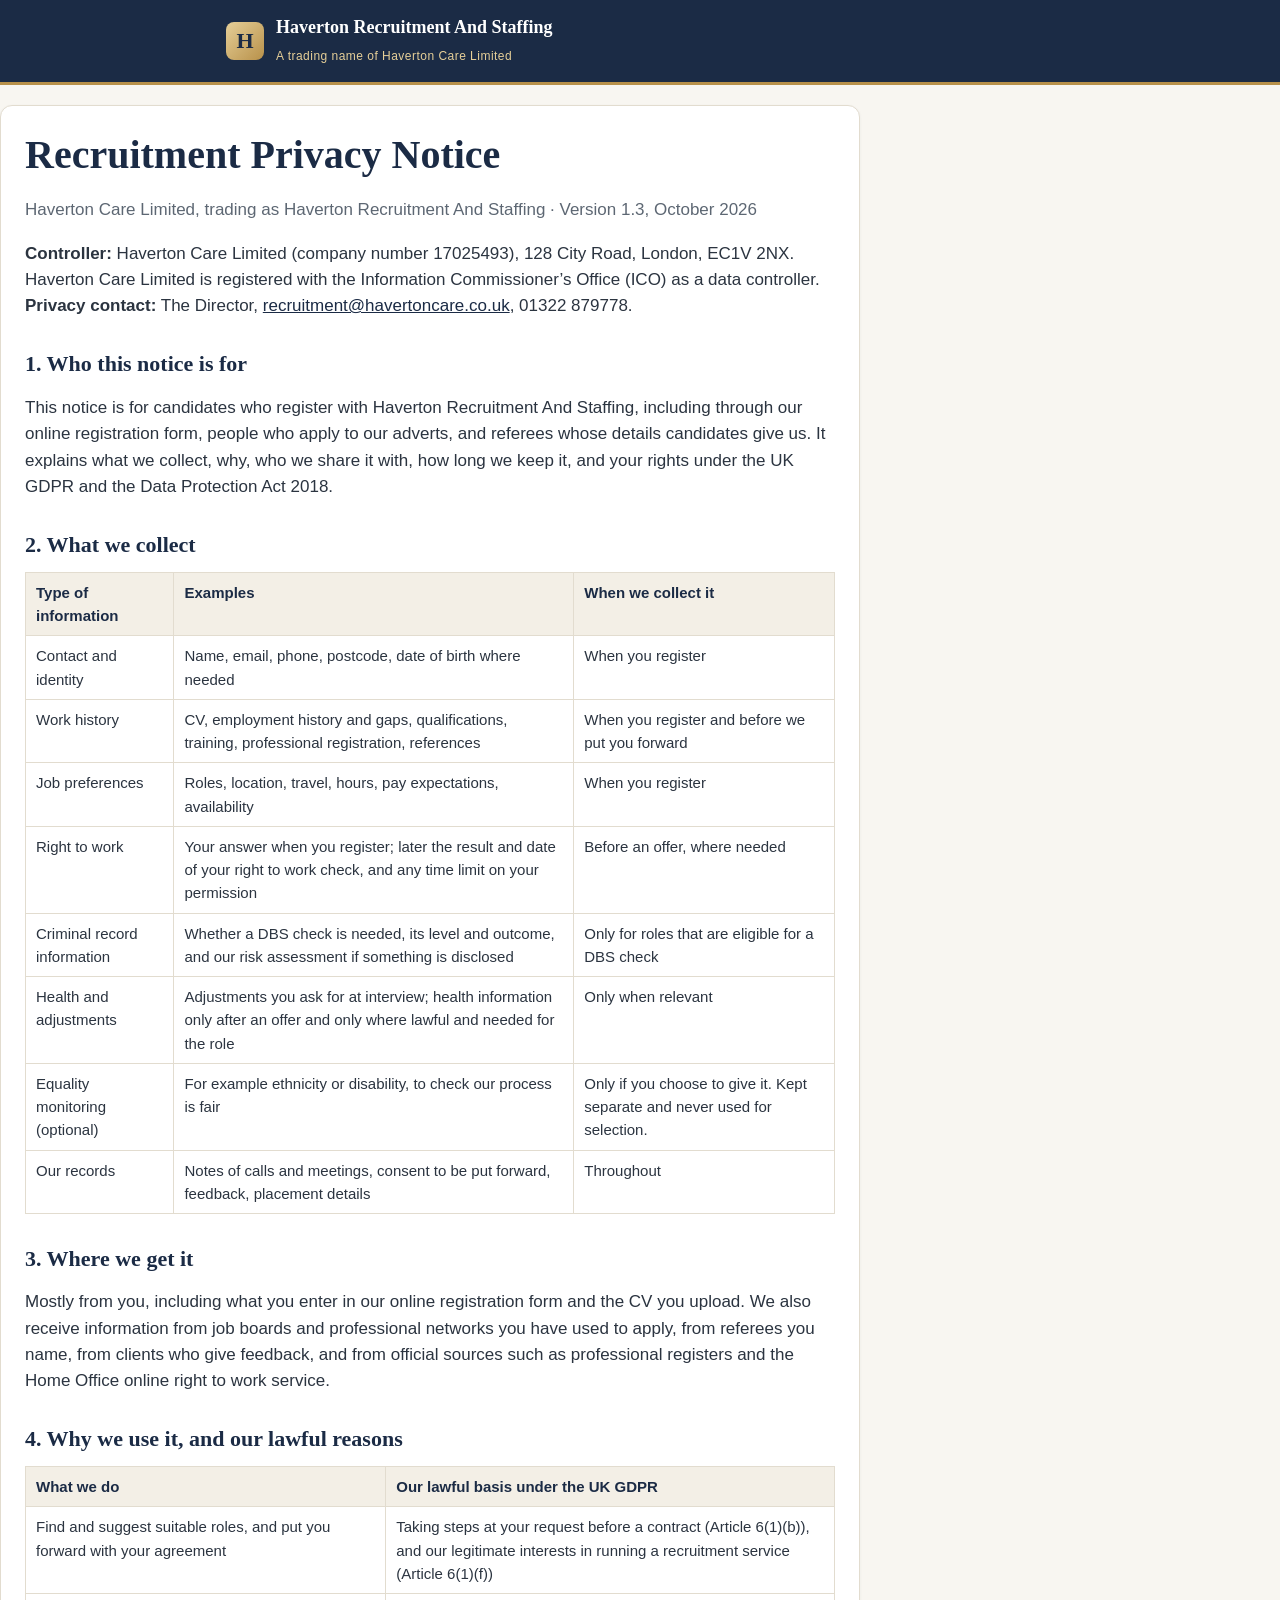
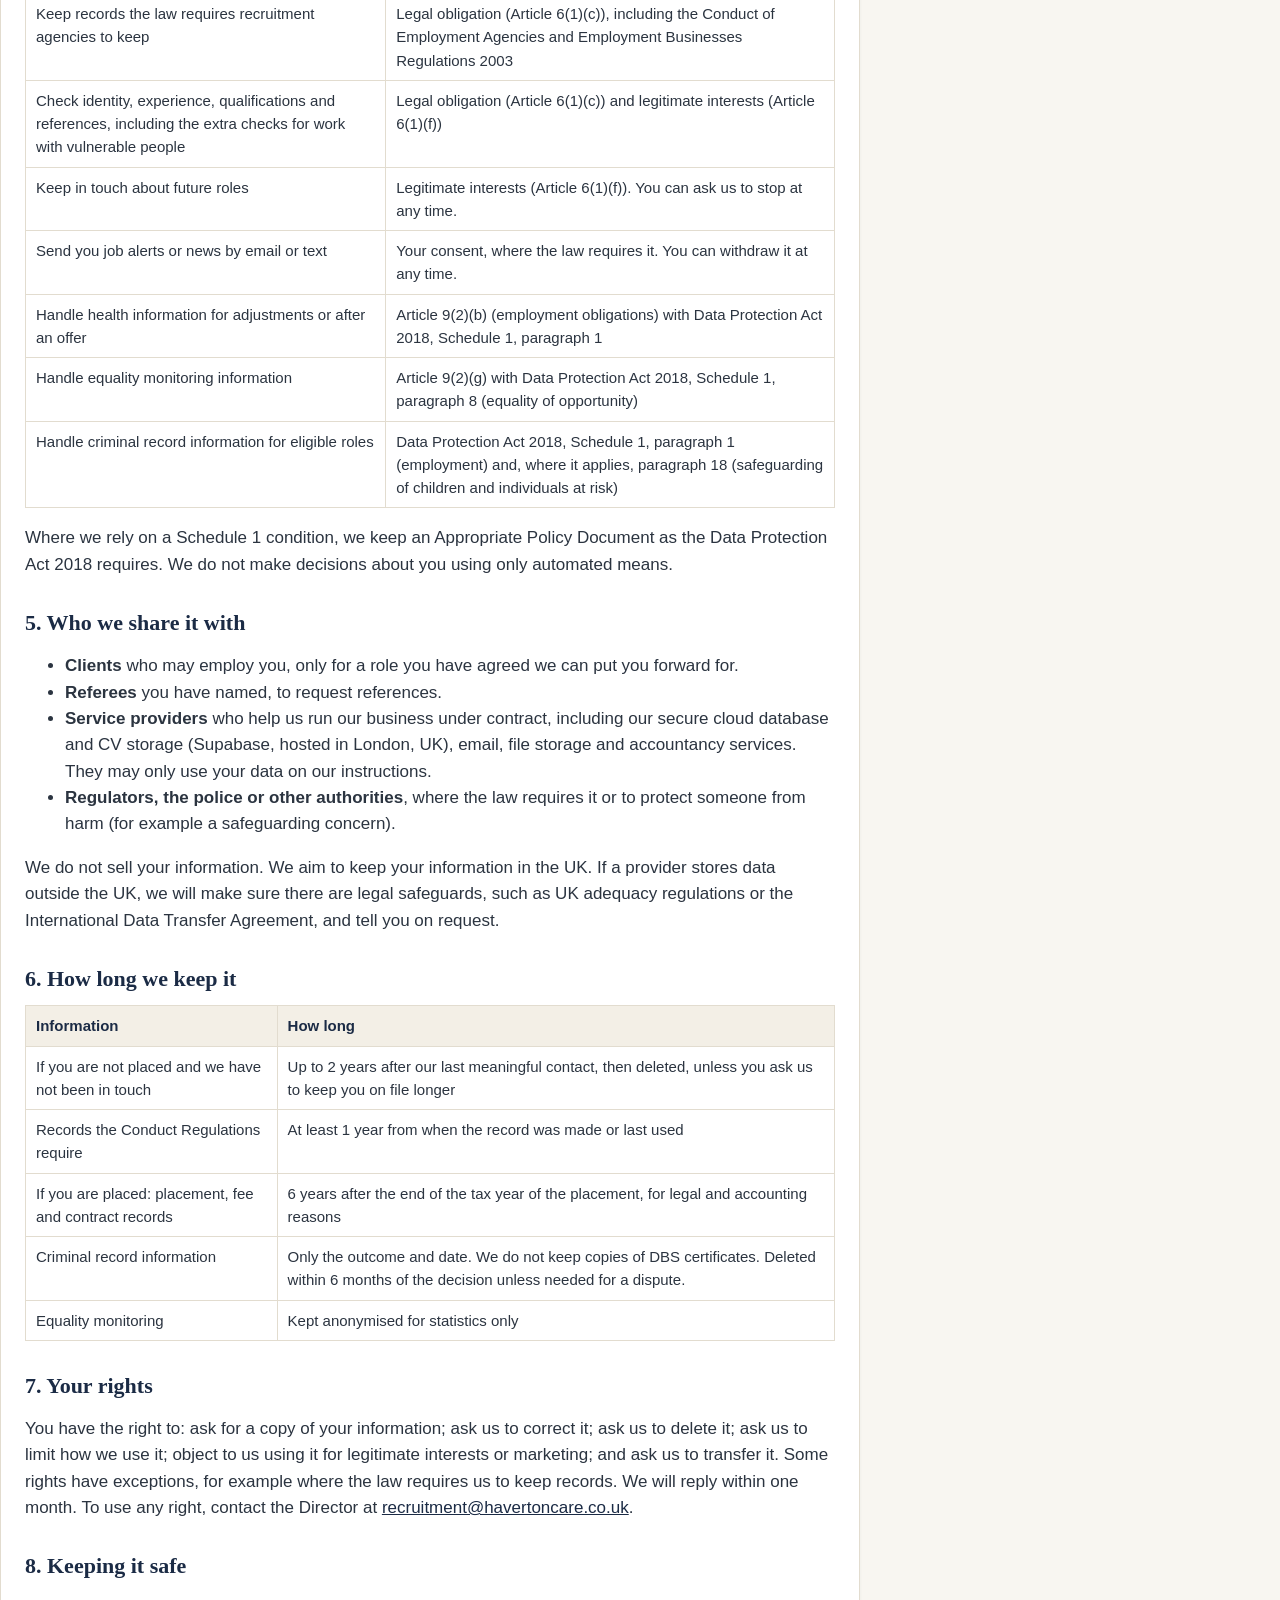
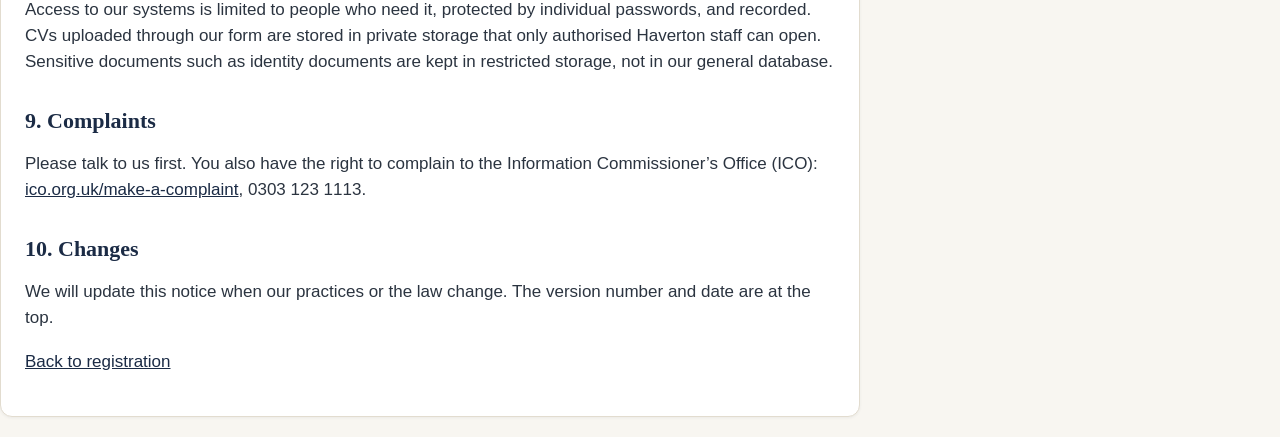
<file: apply/privacy.html>
<!DOCTYPE html>
<html lang="en-GB"><head><meta charset="utf-8"><meta name="viewport" content="width=device-width, initial-scale=1">
<meta http-equiv="Content-Security-Policy" content="default-src 'self'; style-src 'self' 'unsafe-inline'; base-uri 'none'; form-action 'none'">
<title>Recruitment Privacy Notice | Haverton Recruitment And Staffing</title><link rel="stylesheet" href="apply.css">
<style>table{width:100%;border-collapse:collapse;background:#fff;font-size:15px;margin:.5em 0 1em}th,td{text-align:left;padding:8px 10px;border:1px solid var(--line);vertical-align:top}th{background:#f3efe6;color:var(--navy)}.meta{color:var(--muted)}@media (max-width:600px){table,thead,tbody,tr,th,td{display:block}thead{display:none}td{border:0;border-bottom:1px solid var(--line)}tr{border:1px solid var(--line);margin-bottom:10px}}</style></head>
<body><header class="top"><div class="wrap"><div class="brand"><span class="mark">H</span><span><strong>Haverton Recruitment And Staffing</strong><small>A trading name of Haverton Care Limited</small></span></div></div></header>
<main class="wrap card">
<h1>Recruitment Privacy Notice</h1>
<p class="meta">Haverton Care Limited, trading as Haverton Recruitment And Staffing · Version 1.3, October 2026</p>
<p><strong>Controller:</strong> Haverton Care Limited (company number 17025493), 128 City Road, London, EC1V 2NX. Haverton Care Limited is registered with the Information Commissioner’s Office (ICO) as a data controller.<br><strong>Privacy contact:</strong> The Director, <a href="mailto:recruitment@havertoncare.co.uk">recruitment@havertoncare.co.uk</a>, 01322 879778.</p>
<h2>1. Who this notice is for</h2>
<p>This notice is for candidates who register with Haverton Recruitment And Staffing, including through our online registration form, people who apply to our adverts, and referees whose details candidates give us. It explains what we collect, why, who we share it with, how long we keep it, and your rights under the UK GDPR and the Data Protection Act 2018.</p>
<h2>2. What we collect</h2>
<table><thead><tr><th>Type of information</th><th>Examples</th><th>When we collect it</th></tr></thead><tbody><tr><td>Contact and identity</td><td>Name, email, phone, postcode, date of birth where needed</td><td>When you register</td></tr><tr><td>Work history</td><td>CV, employment history and gaps, qualifications, training, professional registration, references</td><td>When you register and before we put you forward</td></tr><tr><td>Job preferences</td><td>Roles, location, travel, hours, pay expectations, availability</td><td>When you register</td></tr><tr><td>Right to work</td><td>Your answer when you register; later the result and date of your right to work check, and any time limit on your permission</td><td>Before an offer, where needed</td></tr><tr><td>Criminal record information</td><td>Whether a DBS check is needed, its level and outcome, and our risk assessment if something is disclosed</td><td>Only for roles that are eligible for a DBS check</td></tr><tr><td>Health and adjustments</td><td>Adjustments you ask for at interview; health information only after an offer and only where lawful and needed for the role</td><td>Only when relevant</td></tr><tr><td>Equality monitoring (optional)</td><td>For example ethnicity or disability, to check our process is fair</td><td>Only if you choose to give it. Kept separate and never used for selection.</td></tr><tr><td>Our records</td><td>Notes of calls and meetings, consent to be put forward, feedback, placement details</td><td>Throughout</td></tr></tbody></table>
<h2>3. Where we get it</h2>
<p>Mostly from you, including what you enter in our online registration form and the CV you upload. We also receive information from job boards and professional networks you have used to apply, from referees you name, from clients who give feedback, and from official sources such as professional registers and the Home Office online right to work service.</p>
<h2>4. Why we use it, and our lawful reasons</h2>
<table><thead><tr><th>What we do</th><th>Our lawful basis under the UK GDPR</th></tr></thead><tbody><tr><td>Find and suggest suitable roles, and put you forward with your agreement</td><td>Taking steps at your request before a contract (Article 6(1)(b)), and our legitimate interests in running a recruitment service (Article 6(1)(f))</td></tr><tr><td>Keep records the law requires recruitment agencies to keep</td><td>Legal obligation (Article 6(1)(c)), including the Conduct of Employment Agencies and Employment Businesses Regulations 2003</td></tr><tr><td>Check identity, experience, qualifications and references, including the extra checks for work with vulnerable people</td><td>Legal obligation (Article 6(1)(c)) and legitimate interests (Article 6(1)(f))</td></tr><tr><td>Keep in touch about future roles</td><td>Legitimate interests (Article 6(1)(f)). You can ask us to stop at any time.</td></tr><tr><td>Send you job alerts or news by email or text</td><td>Your consent, where the law requires it. You can withdraw it at any time.</td></tr><tr><td>Handle health information for adjustments or after an offer</td><td>Article 9(2)(b) (employment obligations) with Data Protection Act 2018, Schedule 1, paragraph 1</td></tr><tr><td>Handle equality monitoring information</td><td>Article 9(2)(g) with Data Protection Act 2018, Schedule 1, paragraph 8 (equality of opportunity)</td></tr><tr><td>Handle criminal record information for eligible roles</td><td>Data Protection Act 2018, Schedule 1, paragraph 1 (employment) and, where it applies, paragraph 18 (safeguarding of children and individuals at risk)</td></tr></tbody></table>
<p>Where we rely on a Schedule 1 condition, we keep an Appropriate Policy Document as the Data Protection Act 2018 requires. We do not make decisions about you using only automated means.</p>
<h2>5. Who we share it with</h2>
<ul><li><strong>Clients</strong> who may employ you, only for a role you have agreed we can put you forward for.</li><li><strong>Referees</strong> you have named, to request references.</li><li><strong>Service providers</strong> who help us run our business under contract, including our secure cloud database and CV storage (Supabase, hosted in London, UK), email, file storage and accountancy services. They may only use your data on our instructions.</li><li><strong>Regulators, the police or other authorities</strong>, where the law requires it or to protect someone from harm (for example a safeguarding concern).</li></ul>
<p>We do not sell your information. We aim to keep your information in the UK. If a provider stores data outside the UK, we will make sure there are legal safeguards, such as UK adequacy regulations or the International Data Transfer Agreement, and tell you on request.</p>
<h2>6. How long we keep it</h2>
<table><thead><tr><th>Information</th><th>How long</th></tr></thead><tbody><tr><td>If you are not placed and we have not been in touch</td><td>Up to 2 years after our last meaningful contact, then deleted, unless you ask us to keep you on file longer</td></tr><tr><td>Records the Conduct Regulations require</td><td>At least 1 year from when the record was made or last used</td></tr><tr><td>If you are placed: placement, fee and contract records</td><td>6 years after the end of the tax year of the placement, for legal and accounting reasons</td></tr><tr><td>Criminal record information</td><td>Only the outcome and date. We do not keep copies of DBS certificates. Deleted within 6 months of the decision unless needed for a dispute.</td></tr><tr><td>Equality monitoring</td><td>Kept anonymised for statistics only</td></tr></tbody></table>
<h2>7. Your rights</h2>
<p>You have the right to: ask for a copy of your information; ask us to correct it; ask us to delete it; ask us to limit how we use it; object to us using it for legitimate interests or marketing; and ask us to transfer it. Some rights have exceptions, for example where the law requires us to keep records. We will reply within one month. To use any right, contact the Director at <a href="mailto:recruitment@havertoncare.co.uk">recruitment@havertoncare.co.uk</a>.</p>
<h2>8. Keeping it safe</h2>
<p>Access to our systems is limited to people who need it, protected by individual passwords, and recorded. CVs uploaded through our form are stored in private storage that only authorised Haverton staff can open. Sensitive documents such as identity documents are kept in restricted storage, not in our general database.</p>
<h2>9. Complaints</h2>
<p>Please talk to us first. You also have the right to complain to the Information Commissioner’s Office (ICO): <a href="https://ico.org.uk/make-a-complaint/" rel="noopener">ico.org.uk/make-a-complaint</a>, 0303 123 1113.</p>
<h2>10. Changes</h2>
<p>We will update this notice when our practices or the law change. The version number and date are at the top.</p>
<p><a href="./">Back to registration</a></p></main></body></html>
</file>
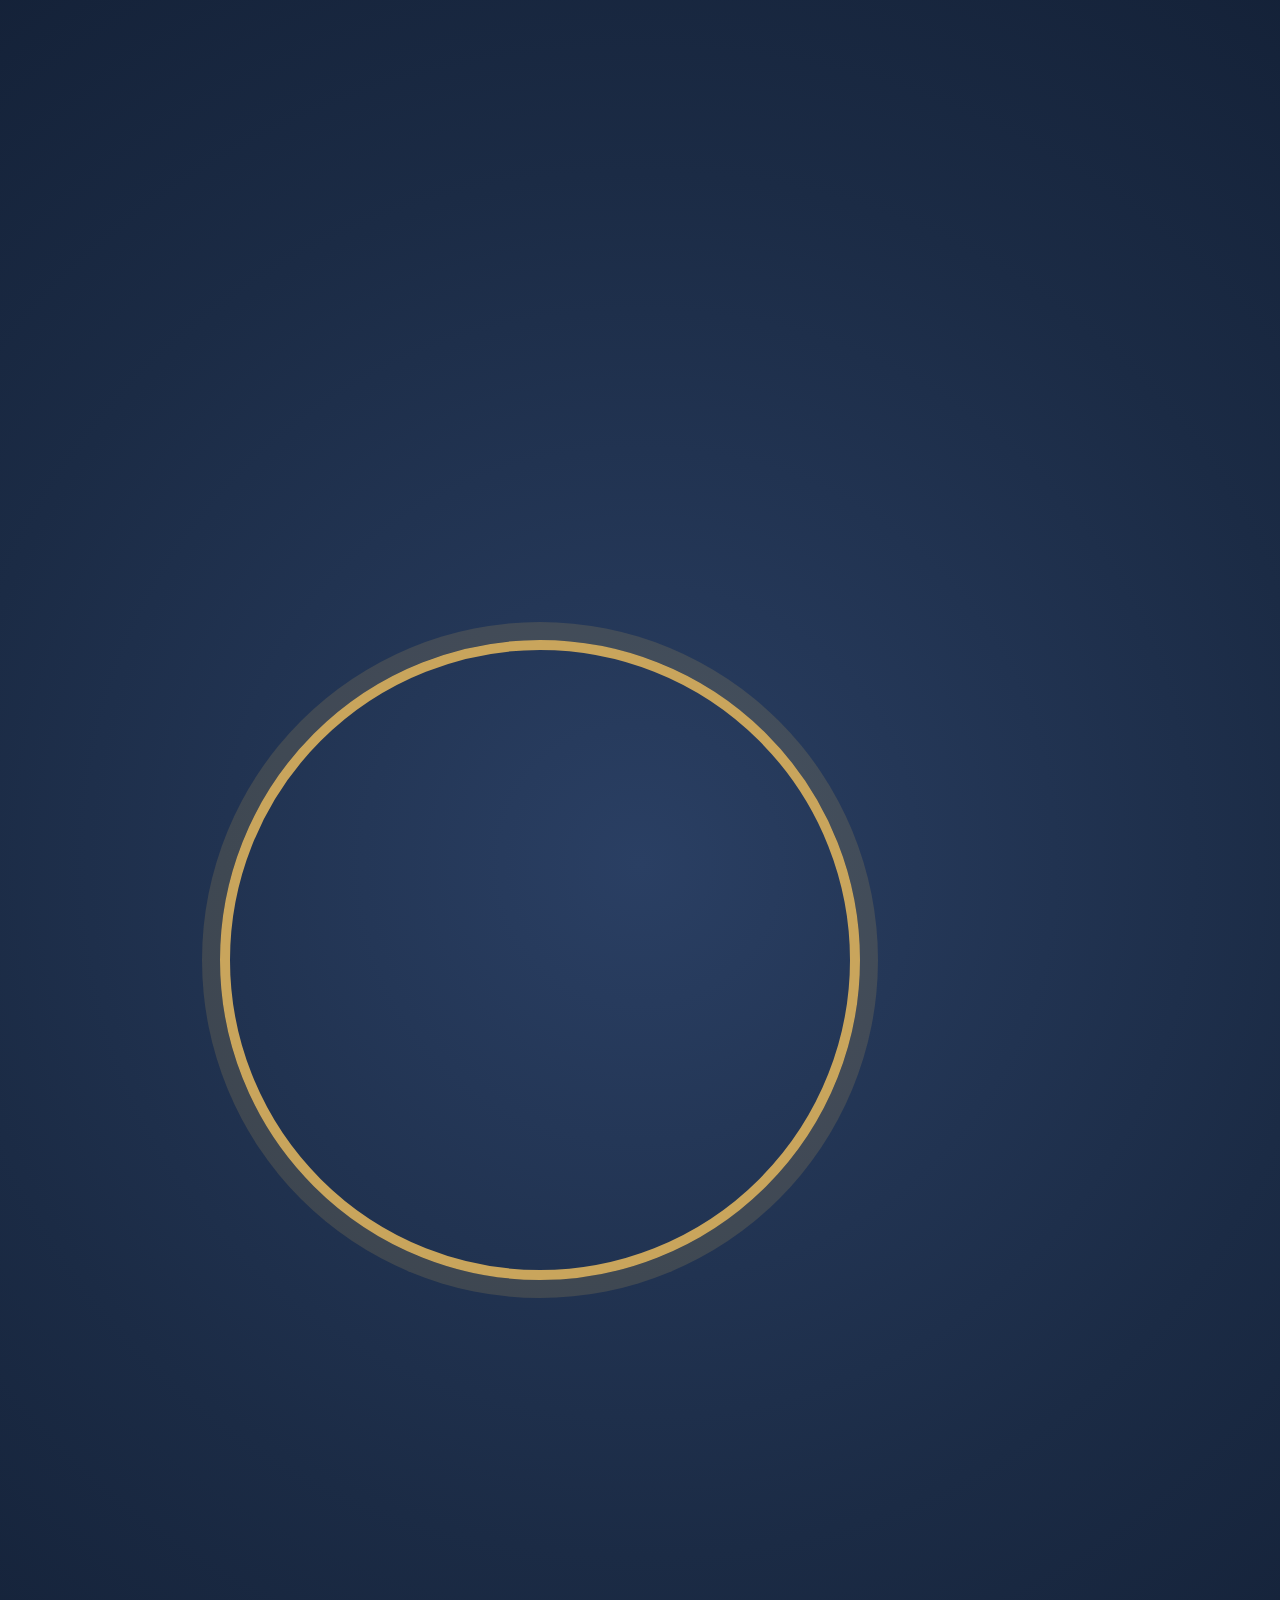
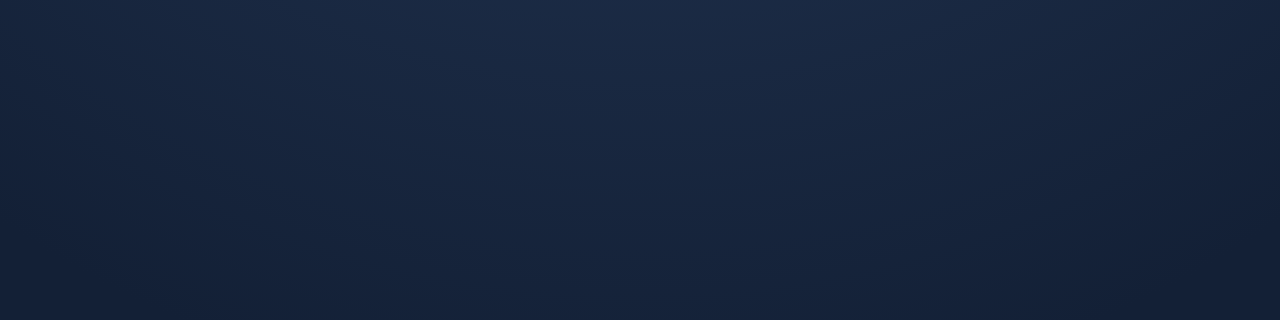
<file: documents/generator/instagram-highlights.html>
<!DOCTYPE html><html><head><meta charset="utf-8"><style>
@font-face{font-family:P;src:url(/home/user/surojaryal/assets/fonts/playfair-display-latin-700-normal.woff2);font-weight:700}
@font-face{font-family:M;src:url(/home/user/surojaryal/assets/fonts/manrope-latin-700-normal.woff2);font-weight:700}
*{margin:0;box-sizing:border-box}body{width:1080px;height:1920px;background:radial-gradient(90% 60% at 50% 45%,#2a3f63,#1b2b45 60%,#132036);display:grid;place-items:center}
.c{width:640px;height:640px;border-radius:50%;border:10px solid #c9a55c;display:grid;place-items:center;text-align:center;box-shadow:0 0 0 18px rgba(201,165,92,.18)}
.i{font:700 170px/1 P;color:#e6cf98}.t{font:700 64px M;color:#fff;letter-spacing:4px;margin-top:26px}
</style></head><body><div class="c"><div><div class="i" id="i"></div><div class="t" id="t"></div></div></div></body></html>
</file>
<file: assets/css/styles.css>
:root {
  --bg: #f8f6f1;
  --surface: #ffffff;
  --surface-2: #f0ece3;
  --ink: #16242e;
  --ink-2: #4a5a66;
  --line: #e3ddd1;
  --brand: #1b2b45;
  --brand-2: #b8914a;
  --brand-ink: #ffffff;
  --g: #1d7a46; --g-bg: #e3f4ea;
  --a: #8a5a00; --a-bg: #fdf1d8;
  --r: #b3261e; --r-bg: #fbe6e4;
  --n: #43525d; --n-bg: #e8edf0;
  --info-bg: #eceef3;
  --gold: #c9a55c;
  --gold-2: #e6cf98;
  --radius: 10px;
  --shadow: 0 1px 2px rgba(16, 36, 46, .06), 0 2px 8px rgba(16, 36, 46, .05);
  --font: system-ui, -apple-system, "Segoe UI", Roboto, Arial, sans-serif;
}
* { box-sizing: border-box; }
[hidden] { display: none !important; }
html { -webkit-text-size-adjust: 100%; }
body { margin: 0; background: var(--bg); color: var(--ink); font: 15px/1.55 var(--font); }
a { color: var(--brand); }
h1, h2, h3 { line-height: 1.25; margin: 0 0 .6rem; }
h1 { font-size: 1.6rem; }
h2 { font-size: 1.1rem; display: flex; align-items: center; gap: .5rem; flex-wrap: wrap; }
h3 { font-size: .98rem; margin-top: 1.1rem; }
p { margin: 0 0 .75rem; }
ul, ol { margin: 0 0 .75rem; padding-left: 1.25rem; }
li { margin: .2rem 0; }
code { font-size: .85em; background: var(--surface-2); padding: .1em .35em; border-radius: 4px; }
.skip { position: absolute; left: -999px; }
.skip:focus { left: 1rem; top: .5rem; z-index: 99; background: var(--surface); padding: .5rem; }
.muted { color: var(--ink-2); }
.small { font-size: .85rem; font-weight: normal; }

/* top bar */
.topbar { position: sticky; top: 0; z-index: 20; display: flex; align-items: center; gap: .75rem; padding: .6rem 1rem; background: linear-gradient(120deg, #0f1a2c 0%, #1b2b45 55%, #243a5c 100%); color: #f4efe3; border-bottom: 2px solid var(--gold); box-shadow: 0 2px 10px rgba(15, 26, 44, .18); }
.brand strong { letter-spacing: .02em; }
.brand small { color: var(--gold-2); opacity: 1 !important; }
.brand { display: flex; align-items: center; gap: .6rem; color: inherit; text-decoration: none; min-width: 0; }
.brand strong { display: block; font-size: 1rem; }
.brand small { display: block; opacity: .85; font-size: .75rem; white-space: nowrap; overflow: hidden; text-overflow: ellipsis; }
.mark { width: 34px; height: 34px; flex: none; border-radius: 8px; display: grid; place-items: center; background: linear-gradient(145deg, var(--gold-2), var(--gold)); color: #0f1a2c; font-weight: 800; font-family: Georgia, "Times New Roman", serif; font-size: 1.15rem; box-shadow: inset 0 0 0 1px rgba(255, 255, 255, .35); }
.menu { display: none; background: none; border: 1px solid currentColor; color: inherit; border-radius: 6px; font-size: 1.1rem; padding: .2rem .55rem; cursor: pointer; }
.pill { margin-left: auto; font-size: .78rem; font-weight: 600; padding: .3rem .65rem; border-radius: 999px; white-space: nowrap; }
.pill.off { background: var(--r-bg); color: var(--r); }
.pill.go { background: var(--g-bg); color: var(--g); }
.pl-short { display: none; }

/* layout */
.layout { display: grid; grid-template-columns: 250px minmax(0, 1fr) 232px; min-height: calc(100vh - 56px); }
.sidenav { background: linear-gradient(180deg, #1b2b45 0%, #14223a 60%, #0f1a2c 100%); border-right: 1px solid rgba(201, 165, 92, .35); scrollbar-color: rgba(230, 207, 152, .35) transparent; padding: 1rem .6rem; position: sticky; top: 54px; height: calc(100vh - 54px); overflow-y: auto; }
.nav-group { margin-bottom: 1rem; }
.nav-label { font-size: .7rem; text-transform: uppercase; letter-spacing: .08em; color: var(--gold); padding: 0 .6rem .3rem; font-weight: 700; }
.sidenav a { display: flex; justify-content: space-between; align-items: center; padding: .38rem .6rem; border-radius: 6px; border-left: 3px solid transparent; color: #d9dfe9; text-decoration: none; font-size: .9rem; }
.sidenav a:hover { background: rgba(255, 255, 255, .07); color: #ffffff; }
.sidenav a.active { background: rgba(201, 165, 92, .16); border-left-color: var(--gold); color: var(--gold-2); font-weight: 600; }
.sidenav a:focus-visible { outline-color: var(--gold); }
.lock { font-size: .65rem; text-transform: uppercase; background: rgba(255, 138, 128, .18); color: #ffb3ab; padding: 0 .35rem; border-radius: 4px; }
.main { padding: 1.5rem clamp(1rem, 3vw, 2.25rem) 3rem; max-width: 1280px; width: 100%; outline: none; }
.sideright { background: linear-gradient(180deg, #1b2b45 0%, #14223a 60%, #0f1a2c 100%); border-left: 1px solid rgba(201, 165, 92, .35); padding: 1rem .6rem; position: sticky; top: 54px; height: calc(100vh - 54px); overflow-y: auto; }
.sideright .nav-label { font-size: .7rem; text-transform: uppercase; letter-spacing: .08em; color: var(--gold); padding: 0 .6rem .3rem; font-weight: 700; }
.sideright a { display: flex; justify-content: space-between; align-items: center; padding: .38rem .6rem; border-radius: 6px; color: #d9dfe9; text-decoration: none; font-size: .9rem; }
.sideright a:hover { background: rgba(255, 255, 255, .07); color: #fff; }
.sideright a.active { background: rgba(201, 165, 92, .16); color: var(--gold-2); font-weight: 600; }
.sideright a:focus-visible { outline-color: var(--gold); }
.foot { padding: 1rem clamp(1rem, 3vw, 2.25rem); border-top: 1px solid var(--line); color: var(--ink-2); font-size: .8rem; background: var(--surface); }

.page-head { margin-bottom: 1.25rem; }
.page-head p { color: var(--ink-2); max-width: 75ch; }
.crumb { font-size: .85rem; margin-bottom: .4rem; }
.card { background: var(--surface); border: 1px solid var(--line); border-radius: var(--radius); padding: 1.1rem 1.2rem; margin-bottom: 1.1rem; box-shadow: var(--shadow); min-width: 0; }
.grid2 { display: grid; grid-template-columns: repeat(2, minmax(0, 1fr)); gap: 1.1rem; }
.grid2 > .card { margin-bottom: 1.1rem; }
.count { font-size: .75rem; background: var(--surface-2); color: var(--ink-2); border-radius: 999px; padding: .05rem .5rem; font-weight: 600; }

/* tiles */
.tiles { display: grid; grid-template-columns: repeat(auto-fill, minmax(160px, 1fr)); gap: .75rem; margin-bottom: 1.1rem; }
.tile { background: var(--surface); border: 1px solid var(--line); border-radius: var(--radius); padding: .85rem 1rem; text-decoration: none; color: var(--ink); display: flex; flex-direction: column; gap: .15rem; box-shadow: var(--shadow); }
.tile:hover { border-color: var(--brand); }
.tile-v { font-size: 1.5rem; font-weight: 700; font-variant-numeric: tabular-nums; }
.tile-l { font-size: .8rem; color: var(--ink-2); }
.tile.red .tile-v { color: var(--r); }

/* callouts */
.callout { border-left: 4px solid var(--brand); background: var(--info-bg); border-radius: 6px; padding: .7rem .9rem; margin-bottom: 1rem; }
.callout p { margin: .2rem 0 0; }
.callout.warn { border-color: var(--a); background: var(--a-bg); }
.callout.danger { border-color: var(--r); background: var(--r-bg); }

/* tables */
.tbl-wrap { overflow-x: auto; -webkit-overflow-scrolling: touch; margin-bottom: .6rem; }
table { width: 100%; border-collapse: collapse; font-size: .88rem; }
th, td { text-align: left; padding: .5rem .6rem; border-bottom: 1px solid var(--line); vertical-align: top; }
th { font-size: .75rem; text-transform: uppercase; letter-spacing: .03em; color: var(--ink-2); background: var(--surface-2); white-space: nowrap; }
table.compact td, table.compact th { padding: .35rem .5rem; }
table.num td:not(:first-child) { text-align: right; font-variant-numeric: tabular-nums; }
table.num th:not(:first-child) { text-align: right; }
table.reg td { white-space: nowrap; }
table.golive input:not([type=checkbox]) { width: 100%; min-width: 120px; }
table.golive tr.ok td:first-child { color: var(--g); font-weight: 600; }
.badge { display: inline-block; font-size: .75rem; font-weight: 600; padding: .1rem .5rem; border-radius: 999px; white-space: nowrap; }
.badge.g { background: var(--g-bg); color: var(--g); }
.badge.a { background: var(--a-bg); color: var(--a); }
.badge.r { background: var(--r-bg); color: var(--r); }
.badge.n { background: var(--n-bg); color: var(--n); }

/* toolbar, buttons, forms */
.toolbar { display: flex; gap: .6rem; flex-wrap: wrap; align-items: center; margin-bottom: .9rem; }
.spacer { flex: 1; }
input, select, textarea { font: inherit; color: var(--ink); background: var(--surface); border: 1px solid var(--line); border-radius: 6px; padding: .45rem .55rem; max-width: 100%; }
input:focus, select:focus, textarea:focus, button:focus-visible, a:focus-visible { outline: 2px solid var(--brand-2); outline-offset: 1px; }
.toolbar input[type=search] { flex: 1 1 220px; }
.btn { display: inline-flex; align-items: center; gap: .3rem; font: inherit; font-weight: 600; font-size: .88rem; padding: .5rem .9rem; border-radius: 6px; border: 1px solid var(--brand); background: var(--brand); color: var(--brand-ink); cursor: pointer; text-decoration: none; }
.btn.ghost { background: transparent; color: var(--brand); }
.btn.danger { border-color: var(--r); background: var(--r); color: #fff; }
.btn.danger.ghost { background: transparent; color: var(--r); }
.btn:disabled { opacity: .45; cursor: not-allowed; }
.btn-row { display: flex; gap: .6rem; flex-wrap: wrap; margin-bottom: .6rem; }
.btn.file { cursor: pointer; }
.link { background: none; border: 0; color: var(--brand); font: inherit; cursor: pointer; padding: 0; text-decoration: underline; }
.form-grid { display: grid; grid-template-columns: repeat(auto-fill, minmax(220px, 1fr)); gap: .8rem 1rem; }
.fld { display: flex; flex-direction: column; gap: .25rem; font-size: .85rem; min-width: 0; }
.fld > span { font-weight: 600; color: var(--ink-2); }
.fld small { color: var(--ink-2); font-size: .75rem; }
.fld.wide { grid-column: 1 / -1; }
.fld output { padding: .45rem .55rem; background: var(--surface-2); border-radius: 6px; font-variant-numeric: tabular-nums; }
.form-err { color: var(--r); font-weight: 600; min-height: 1.2em; margin: .6rem 0 0; }

dialog { border: 0; border-radius: 12px; padding: 0; width: min(920px, calc(100vw - 2rem)); max-height: calc(100vh - 2rem); background: var(--surface); color: var(--ink); box-shadow: 0 20px 60px rgba(0, 0, 0, .3); }
dialog::backdrop { background: rgba(10, 20, 26, .55); }
dialog form { display: flex; flex-direction: column; max-height: calc(100vh - 2rem); }
.dlg-head, .dlg-foot { display: flex; align-items: center; gap: .6rem; padding: .9rem 1.2rem; border-bottom: 1px solid var(--line); }
.dlg-foot { border-top: 1px solid var(--line); border-bottom: 0; }
.dlg-head h2 { margin: 0; }
.dlg-body { padding: 1rem 1.2rem; overflow-y: auto; }
.x { margin-left: auto; background: none; border: 0; font-size: 1.5rem; line-height: 1; cursor: pointer; color: var(--ink-2); }

/* dashboard pieces */
.alerts { list-style: none; padding: 0; margin: 0; max-height: 420px; overflow-y: auto; }
.alerts li { display: flex; justify-content: space-between; gap: .75rem; padding: .45rem .6rem; border-left: 3px solid var(--a); background: var(--a-bg); border-radius: 4px; margin-bottom: .35rem; font-size: .88rem; }
.alerts li.r { border-color: var(--r); background: var(--r-bg); }
.alerts li a { color: var(--ink); }
.alerts li span { color: var(--ink-2); white-space: nowrap; font-size: .8rem; }
.status-big { font-weight: 700; padding: .7rem .9rem; border-radius: 8px; margin: .4rem 0 .8rem; }
.status-big.off { background: var(--r-bg); color: var(--r); }
.status-big.go { background: var(--g-bg); color: var(--g); }
.progress { height: 8px; border-radius: 99px; background: var(--surface-2); overflow: hidden; margin-bottom: .5rem; }
.progress div { height: 100%; background: var(--brand-2); }
.checklist { list-style: none; padding: 0; columns: 2 320px; }
.checklist li { break-inside: avoid; }
.checklist label { display: flex; gap: .5rem; align-items: flex-start; cursor: pointer; }
.checklist input { margin-top: .3rem; }
.empty { padding: 2rem 1rem; text-align: center; color: var(--ink-2); border: 1px dashed var(--line); border-radius: var(--radius); background: var(--surface); }
.steps li { margin: .35rem 0; }

/* procedures */
.sop-grid { display: grid; grid-template-columns: repeat(auto-fill, minmax(280px, 1fr)); gap: .75rem; margin-bottom: 1.2rem; }
.sop { position: relative; display: flex; flex-direction: column; gap: .3rem; padding: .9rem 1rem .9rem 3.2rem; background: var(--surface); border: 1px solid var(--line); border-radius: var(--radius); color: var(--ink); text-decoration: none; box-shadow: var(--shadow); }
.sop:hover { border-color: var(--brand); }
.sop span:last-child { font-size: .83rem; color: var(--ink-2); }
.sop-n { position: absolute; left: .9rem; top: .9rem; width: 1.8rem; height: 1.8rem; border-radius: 50%; display: grid; place-items: center; background: var(--info-bg); color: var(--brand); font-weight: 700; font-size: .85rem; }
.pager { display: flex; justify-content: space-between; gap: 1rem; margin: 1rem 0; flex-wrap: wrap; }

/* calculators */
.calc { margin-bottom: 1rem; }
.calc-out { display: grid; grid-template-columns: repeat(auto-fill, minmax(140px, 1fr)); gap: .6rem; margin: 0 0 .8rem; }
.calc-out div { background: var(--surface-2); border-radius: 8px; padding: .6rem .75rem; }
.calc-out dt { font-size: .75rem; color: var(--ink-2); }
.calc-out dd { margin: 0; font-size: 1.15rem; font-weight: 700; font-variant-numeric: tabular-nums; }
.checks { list-style: none; padding: 0; }
.checks li { font-weight: 600; }
.checks li.ok { color: var(--g); }
.checks li.bad { color: var(--r); }

.toast { position: fixed; bottom: 1.2rem; left: 50%; transform: translate(-50%, 150%); background: var(--ink); color: var(--bg); padding: .6rem 1rem; border-radius: 8px; font-weight: 600; transition: transform .25s; z-index: 50; max-width: calc(100vw - 2rem); }
.toast.show { transform: translate(-50%, 0); }
.noscript { padding: 2rem; text-align: center; }

/* ---------- Premium theme: navy, gold, Playfair Display and Manrope ---------- */
@font-face { font-family: "Playfair Display"; src: url("../fonts/playfair-display-latin-600-normal.woff2") format("woff2"); font-weight: 600; font-style: normal; font-display: swap; }
@font-face { font-family: "Playfair Display"; src: url("../fonts/playfair-display-latin-700-normal.woff2") format("woff2"); font-weight: 700; font-style: normal; font-display: swap; }
@font-face { font-family: "Manrope"; src: url("../fonts/manrope-latin-400-normal.woff2") format("woff2"); font-weight: 400; font-style: normal; font-display: swap; }
@font-face { font-family: "Manrope"; src: url("../fonts/manrope-latin-600-normal.woff2") format("woff2"); font-weight: 500 600; font-style: normal; font-display: swap; }
@font-face { font-family: "Manrope"; src: url("../fonts/manrope-latin-700-normal.woff2") format("woff2"); font-weight: 700 800; font-style: normal; font-display: swap; }
:root {
  --font: "Manrope", system-ui, -apple-system, "Segoe UI", Roboto, Arial, sans-serif;
  --serif: "Playfair Display", Georgia, "Times New Roman", serif;
  --navy: #1b2b45; --navy-deep: #0f1a2c; --gold-ink: #7a5c22;
  --radius: 14px;
  --shadow: 0 1px 2px rgba(15, 26, 44, .05), 0 8px 24px rgba(15, 26, 44, .06);
}
body { font-family: var(--font); letter-spacing: .005em; }
h1, h2, .brand strong, .mark, .tile-v, .calc-out dd, .status-big, .sop strong, .sop-n { font-family: var(--serif); font-variant-numeric: lining-nums; font-feature-settings: "lnum" 1; }
.tile-v, .calc-out dd { font-variant-numeric: lining-nums tabular-nums; font-feature-settings: "lnum" 1, "tnum" 1; }
h1 { font-size: 2.15rem; font-weight: 700; color: var(--navy); letter-spacing: -.005em; }
h2 { font-size: 1.3rem; font-weight: 700; color: var(--navy); }
h3 { font-size: .74rem; text-transform: uppercase; letter-spacing: .14em; color: var(--gold-ink); font-weight: 700; margin-top: 1.3rem; }
.page-head { margin-bottom: 1.6rem; }
.page-head::after { content: ""; display: block; width: 56px; height: 3px; margin-top: .95rem; border-radius: 2px; background: linear-gradient(90deg, var(--gold), var(--gold-2)); }
.page-head p { font-size: 1rem; }

.brand strong { font-size: 1.22rem; font-weight: 700; letter-spacing: .03em; }
.brand small { font-size: .64rem; text-transform: uppercase; letter-spacing: .18em; font-weight: 600; }
.mark { font-weight: 700; font-size: 1.2rem; }
.nav-label { font-size: .64rem; letter-spacing: .18em; }
.sidenav a { font-weight: 500; }

.card { border-color: rgba(201, 165, 92, .22); padding: 1.35rem 1.45rem; }
.count { background: rgba(201, 165, 92, .18); color: var(--gold-ink); font-family: var(--font); }
.tile { position: relative; overflow: hidden; border-color: rgba(201, 165, 92, .25); padding: 1.1rem 1.15rem .95rem; transition: transform .15s, box-shadow .15s, border-color .15s; }
.tile::before { content: ""; position: absolute; inset: 0 0 auto 0; height: 3px; background: linear-gradient(90deg, var(--navy), var(--gold)); }
.tile:hover { transform: translateY(-2px); border-color: var(--gold); box-shadow: 0 12px 28px rgba(15, 26, 44, .12); }
.tile-v { font-size: 2.05rem; font-weight: 700; color: var(--navy); line-height: 1.1; }
.tile-l { font-size: .66rem; text-transform: uppercase; letter-spacing: .1em; font-weight: 600; }

.callout { border-radius: 10px; }
.callout.info { border-left-color: var(--gold); background: #f5f1e7; }
th { color: var(--navy); font-size: .68rem; letter-spacing: .1em; background: #f3efe6; border-bottom: 2px solid rgba(201, 165, 92, .45); }

.btn { border-radius: 8px; letter-spacing: .02em; padding: .58rem 1.1rem; border-color: var(--navy); background: linear-gradient(180deg, #243a5c, var(--navy)); color: #fff; box-shadow: inset 0 -2px 0 var(--gold), 0 2px 6px rgba(15, 26, 44, .15); transition: background .15s, border-color .15s; }
.btn:hover:not(:disabled) { background: linear-gradient(180deg, #2b4570, #1f3150); }
.btn.ghost { background: #fff; color: var(--navy); border-color: rgba(27, 43, 69, .35); box-shadow: none; }
.btn.ghost:hover:not(:disabled) { background: #f7f3ea; border-color: var(--gold); }
.btn.danger { background: var(--r); border-color: var(--r); box-shadow: none; }
.btn.danger.ghost { background: #fff; color: var(--r); }
input, select, textarea { border-radius: 8px; }
input:focus, select:focus, textarea:focus, button:focus-visible, a:focus-visible { outline-color: var(--gold); }

.sop { border-color: rgba(201, 165, 92, .25); transition: transform .15s, box-shadow .15s, border-color .15s; }
.sop:hover { border-color: var(--gold); transform: translateY(-2px); box-shadow: 0 12px 28px rgba(15, 26, 44, .1); }
.sop strong { font-size: 1.05rem; color: var(--navy); }
.sop-n { background: linear-gradient(145deg, var(--gold-2), var(--gold)); color: var(--navy-deep); }
.progress div { background: linear-gradient(90deg, var(--gold), var(--gold-2)); }
.calc-out dd { color: var(--navy); font-size: 1.3rem; }
.status-big { font-size: 1.12rem; }

.dlg-head { background: linear-gradient(120deg, var(--navy-deep), var(--navy)); color: #fff; border-bottom: 2px solid var(--gold); border-radius: 12px 12px 0 0; }
.dlg-head h2 { color: #fff; }
.x { color: var(--gold-2); }
.toast { background: var(--navy); color: #fff; border-left: 3px solid var(--gold); opacity: 0; visibility: hidden; transition: transform .25s, opacity .25s, visibility .25s; }
.toast.show { opacity: 1; visibility: visible; }
.foot { background: linear-gradient(120deg, var(--navy-deep), var(--navy)); color: #b9c2d0; border-top: 2px solid var(--gold); }
.foot strong { color: var(--gold-2); }

/* ---------- Cloud sync and account ---------- */
.sync { margin-left: auto; font-size: .72rem; font-weight: 600; letter-spacing: .03em; padding: .28rem .6rem; border-radius: 999px; white-space: nowrap; border: 1px solid rgba(230, 207, 152, .35); color: #e8edf5; background: rgba(255, 255, 255, .06); }
.sync::before { content: ""; display: inline-block; width: 7px; height: 7px; border-radius: 50%; margin-right: .4rem; background: #aab4c4; vertical-align: 1px; }
.sync.ok::before { background: #6fd49a; }
.sync.busy::before { background: var(--gold-2); animation: pulse 1s infinite alternate; }
.sync.warn { color: #ffd9a8; border-color: rgba(255, 200, 120, .5); }
.sync.warn::before { background: #ffb35c; }
.sync + .pill { margin-left: .5rem; }
.sync[hidden] + .pill { margin-left: auto; }
@keyframes pulse { from { opacity: .35; } to { opacity: 1; } }
.nav-account { display: flex; align-items: center; justify-content: space-between; gap: .5rem; padding: 0 .6rem .8rem; font-size: .78rem; color: #c8d0dc; }
.nav-account span { overflow: hidden; text-overflow: ellipsis; white-space: nowrap; }
.nav-account .link { color: var(--gold-2); font-size: .78rem; white-space: nowrap; }
.nav-acts { display: flex; gap: .7rem; flex: none; }

/* ---------- Action plan ---------- */
.acts { list-style: none; padding: 0; margin: 0; }
.act { display: grid; grid-template-columns: auto 1fr auto; gap: .8rem; align-items: start; padding: .65rem .4rem; border-bottom: 1px solid var(--line); margin: 0; }
.act:last-child { border-bottom: 0; }
.act-tick input { width: 20px; height: 20px; margin-top: .15rem; accent-color: var(--navy); cursor: pointer; }
.act-main a { color: var(--navy); font-weight: 600; text-decoration: none; }
.act-main a:hover { text-decoration: underline; }
.act-meta { display: block; font-size: .8rem; color: var(--ink-2); margin-top: .15rem; }
.act.done .act-main a { color: var(--ink-2); text-decoration: line-through; font-weight: 500; }
.act.over { background: var(--r-bg); border-radius: 8px; }
.act.over .act-meta strong { color: var(--r); }
.progress.big { height: 12px; margin: 0 0 1.1rem; }
button.tab { font: inherit; cursor: pointer; }

/* ---------- CRM: records, timeline, pipeline, search, reports ---------- */
a.rid { font-family: ui-monospace, SFMono-Regular, Menlo, Consolas, monospace; font-size: .82rem; color: var(--gold-ink); text-decoration: none; background: rgba(201, 165, 92, .12); padding: .1em .4em; border-radius: 4px; }
a.rid:hover { background: rgba(201, 165, 92, .25); }
a.rname { color: var(--navy); font-weight: 600; text-decoration: none; }
a.rname:hover { text-decoration: underline; }
.btn.file.is-disabled { opacity: .45; pointer-events: none; }
.page-head h1 .badge { font-family: var(--font); font-size: .8rem; vertical-align: middle; margin-left: .4rem; }
.grid2.view { align-items: start; }
.kvs { display: grid; grid-template-columns: repeat(auto-fill, minmax(190px, 1fr)); gap: .9rem 1.2rem; margin: 0; }
.kv { min-width: 0; }
.kv.wide { grid-column: 1 / -1; }
.kv dt { font-size: .66rem; text-transform: uppercase; letter-spacing: .1em; color: var(--ink-2); font-weight: 600; margin-bottom: .15rem; }
.kv dd { margin: 0; overflow-wrap: anywhere; }
.tiles.mini { grid-template-columns: repeat(auto-fill, minmax(200px, 1fr)); }
.tiles.mini .tile-v { font-size: 1.6rem; }
.tile-t { font-size: .72rem; color: var(--ink-2); margin-top: .2rem; }
.timeline { list-style: none; padding: 0; margin: 0; border-left: 2px solid rgba(201, 165, 92, .45); }
.timeline li { position: relative; display: grid; grid-template-columns: 110px 1fr; gap: .8rem; padding: .45rem 0 .45rem 1rem; margin: 0; }
.timeline li::before { content: ""; position: absolute; left: -6px; top: .85rem; width: 10px; height: 10px; border-radius: 50%; background: var(--gold); box-shadow: 0 0 0 3px var(--surface); }
.timeline time { color: var(--ink-2); font-size: .82rem; white-space: nowrap; }
.nav-search { padding: 0 .3rem .9rem; }
.nav-search input { width: 100%; background: rgba(255, 255, 255, .08); border: 1px solid rgba(230, 207, 152, .3); color: #fff; border-radius: 8px; padding: .45rem .7rem; font-size: .85rem; }
.nav-search input::placeholder { color: #aab4c4; }
.tabs { display: flex; gap: .4rem; flex-wrap: wrap; margin-bottom: 1rem; }
.tab { padding: .45rem .9rem; border-radius: 999px; text-decoration: none; color: var(--navy); border: 1px solid rgba(27, 43, 69, .25); background: #fff; font-weight: 600; font-size: .85rem; }
.tab.on { background: var(--navy); color: #fff; border-color: var(--navy); box-shadow: inset 0 -2px 0 var(--gold); }
.kanban { display: grid; grid-auto-flow: column; grid-auto-columns: minmax(220px, 1fr); gap: .8rem; overflow-x: auto; padding-bottom: .8rem; align-items: start; }
.kcol { background: #f1ede4; border: 1px solid rgba(201, 165, 92, .25); border-radius: 12px; padding: .6rem; min-height: 160px; transition: background .15s, border-color .15s; }
.kcol.over { background: #ebe3d0; border-color: var(--gold); }
.kcol > header { display: flex; align-items: center; justify-content: space-between; padding: .2rem .2rem .6rem; }
.kdrop { display: flex; flex-direction: column; gap: .55rem; min-height: 60px; }
.kcard { background: #fff; border: 1px solid var(--line); border-left: 3px solid var(--navy); border-radius: 10px; padding: .6rem .7rem; display: flex; flex-direction: column; gap: .25rem; cursor: grab; box-shadow: 0 1px 3px rgba(15, 26, 44, .06); }
.kcard.dragging { opacity: .5; }
.kcard a { text-decoration: none; color: var(--navy); }
.kcard a:hover { text-decoration: underline; }
.kfu { font-size: .75rem; color: var(--gold-ink); }
.kfu.over { color: var(--r); font-weight: 600; }
.kmove { font-size: .78rem; padding: .25rem .4rem; margin-top: .2rem; }
.bars { display: flex; flex-direction: column; gap: .5rem; margin-bottom: .6rem; }
.bar-row { display: grid; grid-template-columns: minmax(90px, 34%) 1fr 5.5rem; gap: .7rem; align-items: center; font-size: .86rem; }
.bar-l { overflow: hidden; text-overflow: ellipsis; white-space: nowrap; }
.bar-l small { display: block; color: var(--ink-2); font-size: .72rem; }
.bar-v { text-align: right; }
.bar-t { height: 14px; background: #f1ede4; border-radius: 4px; overflow: hidden; }
.bar-f { display: block; height: 100%; background: var(--navy); border-radius: 0 4px 4px 0; }
.bar-row:hover .bar-f { background: #2b4570; }
.bar-v { font-variant-numeric: tabular-nums; font-weight: 600; white-space: nowrap; }

@media (max-width: 900px) {
  .grid2 { grid-template-columns: minmax(0, 1fr); }
}
@media (max-width: 600px) {
  .timeline li { grid-template-columns: 1fr; gap: .1rem; }
  .bar-row { grid-template-columns: minmax(80px, 38%) 1fr 4rem; }
}
@media (max-width: 820px) {
  .menu { display: inline-block; }
  .layout { grid-template-columns: minmax(0, 1fr); }
  .sideright { position: static; height: auto; border-left: 0; border-top: 1px solid rgba(201, 165, 92, .35); }
  .sidenav { position: fixed; top: 54px; left: 0; bottom: 0; width: 270px; height: auto; z-index: 15; transform: translateX(-100%); transition: transform .2s; }
  body.nav-open .sidenav { transform: none; box-shadow: 4px 0 24px rgba(15, 26, 44, .35); }
  .brand small { display: none; }
  .brand > span { min-width: 0; }
  .brand strong { white-space: nowrap; overflow: hidden; text-overflow: ellipsis; font-size: .88rem; letter-spacing: 0; }
  .topbar { gap: .5rem; padding: .6rem .75rem; }
  .pl-long { display: none; }
  .pl-short { display: inline; }
  .pill { font-size: .7rem; padding: .25rem .5rem; }
  .sync { font-size: 0; padding: .3rem .35rem; }
  .sync::before { margin-right: 0; }
  .main { padding: 1.1rem 1rem 2.5rem; }
  h1 { font-size: 1.65rem; }
}
@media print {
  .topbar, .sidenav, .foot, .toolbar, .pager, .toast, .btn, .link { display: none !important; }
  .layout { display: block; }
  .card { box-shadow: none; break-inside: avoid; }
  body { background: #fff; color: #000; font-family: Arial, sans-serif; font-size: 12pt; }
}

/* Care setting tags (Clients and Vacancies) */
.stag { display: inline-block; font-size: .75rem; font-weight: 700; padding: .12rem .55rem; border-radius: 999px; white-space: nowrap; border: 1px solid transparent; }
.stag.hc { background: #e4efe6; color: #1f5a33; border-color: #bcd8c4; }
.stag.nh { background: #efe4f1; color: #5e2a6b; border-color: #d9c0de; }
.stag.rh { background: #e3eaf5; color: #1b3d6e; border-color: #bfcde6; }
.stag.sl { background: #fbeedb; color: #7a4a0c; border-color: #ecd2a6; }
.stag.ld, .stag.mh { background: #e2f1f1; color: #145a5a; border-color: #b7dada; }
.stag.ot { background: #eeeae2; color: #4a4f57; border-color: #dcd6ca; }

/* CV database */
.cv-share { display: flex; gap: 1rem; align-items: center; justify-content: space-between; flex-wrap: wrap; margin-bottom: 1rem; }
.cv-share a { word-break: break-all; }
.cv-filters input#aq { flex: 1 1 14rem; }
.cv-filters input#aarea { width: 12rem; }
.chk { display: inline-flex; gap: .35rem; align-items: center; font-size: .9rem; }
.cv-qf { margin: .25rem 0 1rem; }
.cv-qf summary { cursor: pointer; font-weight: 600; color: var(--navy, #1b2b45); }
.chips { display: flex; flex-wrap: wrap; gap: .4rem; margin-top: .6rem; }
.chip { display: inline-flex; gap: .35rem; align-items: center; font-size: .85rem; padding: .25rem .6rem; border: 1px solid #dcd6ca; border-radius: 999px; background: #fff; cursor: pointer; }
.chip:has(input:checked) { background: #1b2b45; color: #fff; border-color: #1b2b45; }
.btn.danger { color: #9c1c1c; border-color: #e3b9b5; }
</file>
<file: apply/apply.css>
:root { --navy: #1b2b45; --gold: #b8914a; --gold-soft: #e6cf98; --bg: #f8f6f1; --ink: #2b3440; --muted: #5d6773; --line: #e2dccf; }
* { box-sizing: border-box; }
body { margin: 0; background: var(--bg); color: var(--ink); font: 17px/1.55 Arial, Helvetica, sans-serif; }
.wrap { max-width: 860px; margin: 0 auto; padding: 0 16px; }
h1, h2 { font-family: Georgia, "Times New Roman", serif; color: var(--navy); line-height: 1.25; }
h1 { font-size: clamp(28px, 5vw, 40px); margin: 0 0 .4em; }
h2 { font-size: 22px; margin: 1.4em 0 .6em; }
form h2:first-child { margin-top: 0; }
a { color: var(--navy); }
.top { background: var(--navy); border-bottom: 3px solid var(--gold); color: #fff; padding: 14px 0; }
.brand { display: flex; gap: 12px; align-items: center; }
.brand .mark { width: 38px; height: 38px; border-radius: 8px; background: linear-gradient(135deg, var(--gold-soft), var(--gold)); color: var(--navy); display: grid; place-items: center; font: 700 22px Georgia, serif; flex: none; }
.brand strong { display: block; font-family: Georgia, serif; font-size: 18px; }
.brand small { color: var(--gold-soft); font-size: 12px; letter-spacing: .04em; }
.hero { padding: 32px 0 8px; }
.promise { padding-left: 1.1em; }
.promise li { margin-bottom: .35em; }
.note { background: #fbf6ea; border-left: 4px solid var(--gold); padding: 12px 16px; border-radius: 4px; font-size: 15px; }
.card { background: #fff; border: 1px solid var(--line); border-radius: 12px; padding: 24px; margin: 20px 0; box-shadow: 0 1px 3px rgba(27, 43, 69, .06); }
.grid { display: grid; grid-template-columns: repeat(auto-fit, minmax(240px, 1fr)); gap: 14px 18px; }
label { display: flex; flex-direction: column; gap: 6px; font-weight: 600; font-size: 15px; }
label small { font-weight: 400; color: var(--muted); font-size: 13px; }
.full { margin-top: 14px; }
input, select, textarea { font: inherit; font-weight: 400; padding: 10px 12px; border: 1px solid #cfc7b7; border-radius: 8px; background: #fff; color: var(--ink); width: 100%; }
input:focus, select:focus, textarea:focus { outline: 3px solid rgba(184, 145, 74, .35); border-color: var(--gold); }
input[type=file] { padding: 8px; }
fieldset { border: 0; padding: 0; margin: 16px 0 0; }
legend { font-weight: 600; font-size: 15px; margin-bottom: 8px; }
.chips { display: flex; flex-wrap: wrap; gap: 8px; }
.chip { flex-direction: row; align-items: center; gap: 6px; font-weight: 400; font-size: 14px; padding: 6px 12px; border: 1px solid #cfc7b7; border-radius: 999px; cursor: pointer; background: #fff; }
.chip input { width: auto; margin: 0; }
.chip:has(input:checked) { background: var(--navy); color: #fff; border-color: var(--navy); }
.tick { flex-direction: row; align-items: flex-start; gap: 10px; font-weight: 400; margin: 10px 0; }
.tick input { width: auto; margin-top: 4px; }
.hp { position: absolute; left: -9999px; width: 1px; height: 1px; overflow: hidden; }
.btn { background: var(--navy); color: #fff; border: 0; border-bottom: 3px solid var(--gold); padding: 14px 28px; border-radius: 8px; font: 700 17px Arial, sans-serif; cursor: pointer; margin-top: 10px; }
.btn:disabled { opacity: .6; cursor: wait; }
.err { color: #9c1c1c; font-weight: 600; min-height: 1.2em; }
.muted { color: var(--muted); font-size: 14px; }
.done h2 { margin-top: 0; }
.foot { font-size: 13px; color: var(--muted); padding-bottom: 32px; }
@media (max-width: 520px) { .card { padding: 18px 16px; } body { font-size: 16px; } }
</file>
